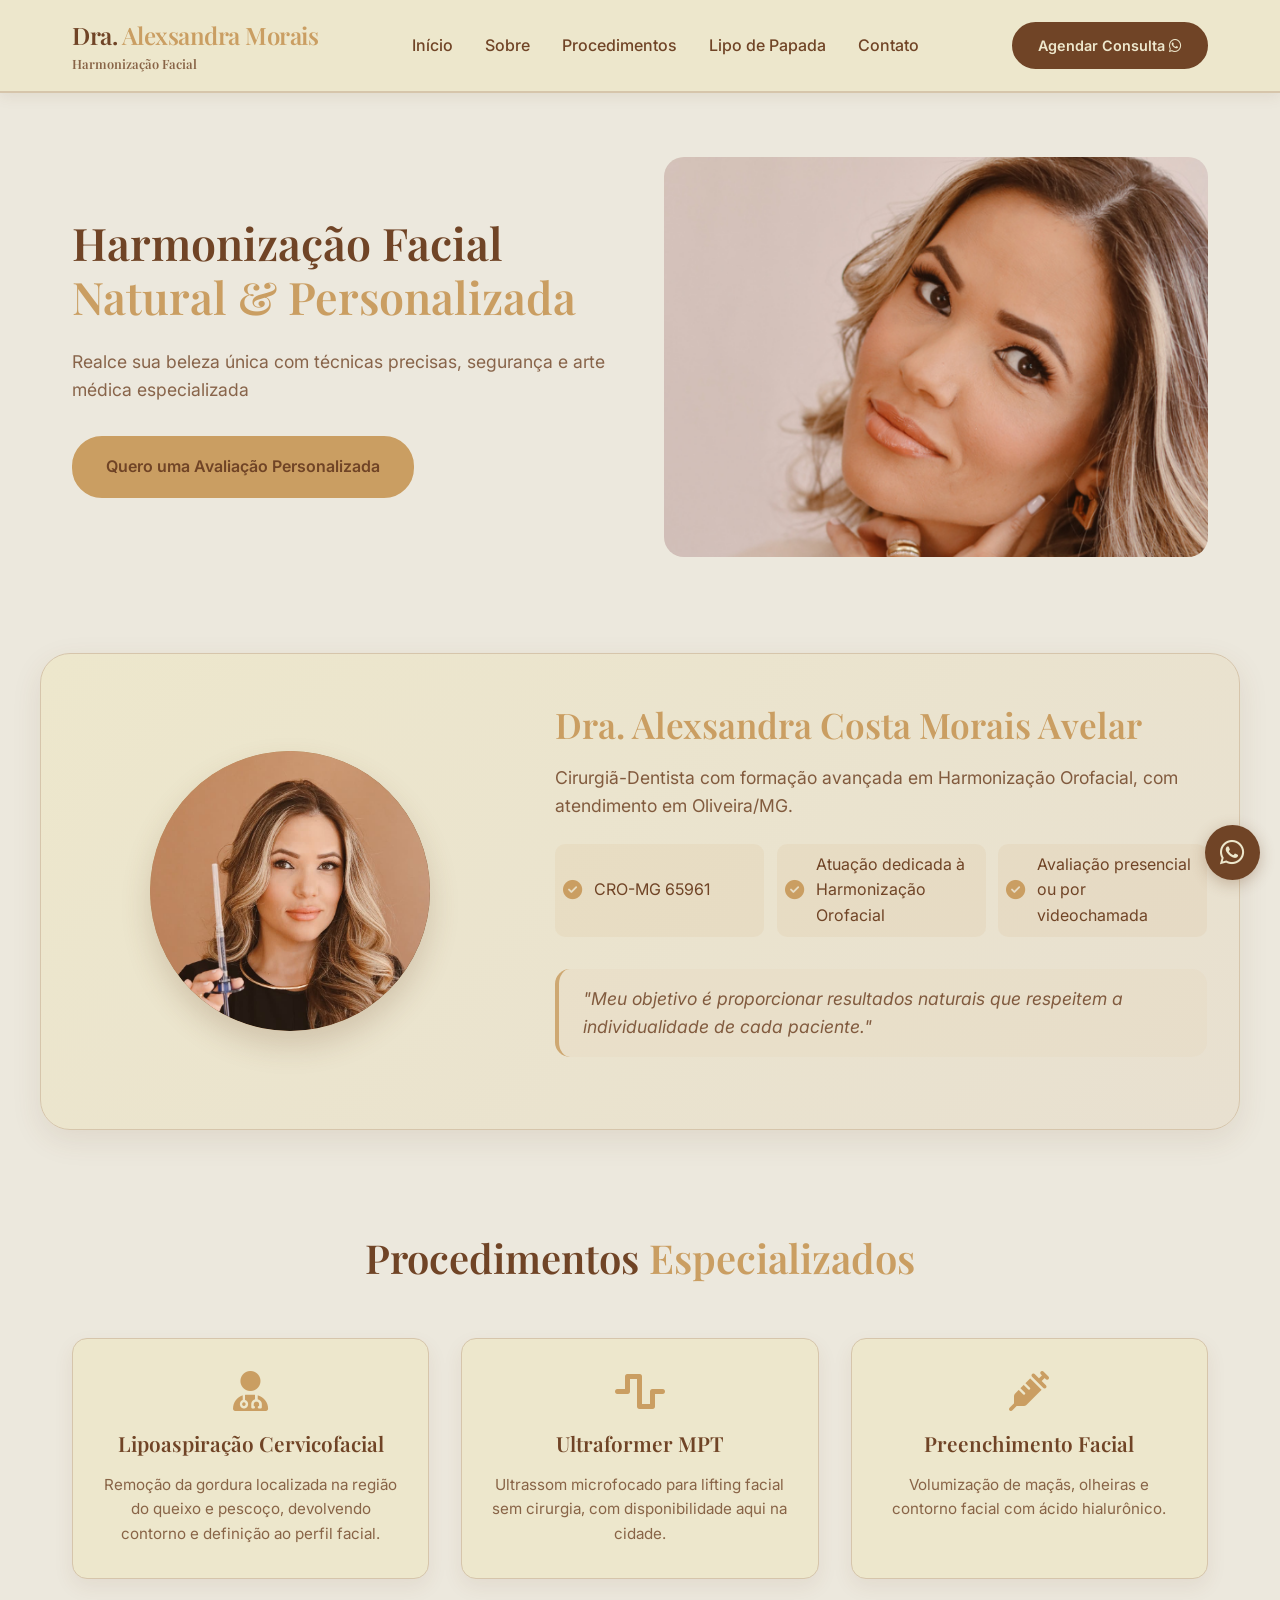
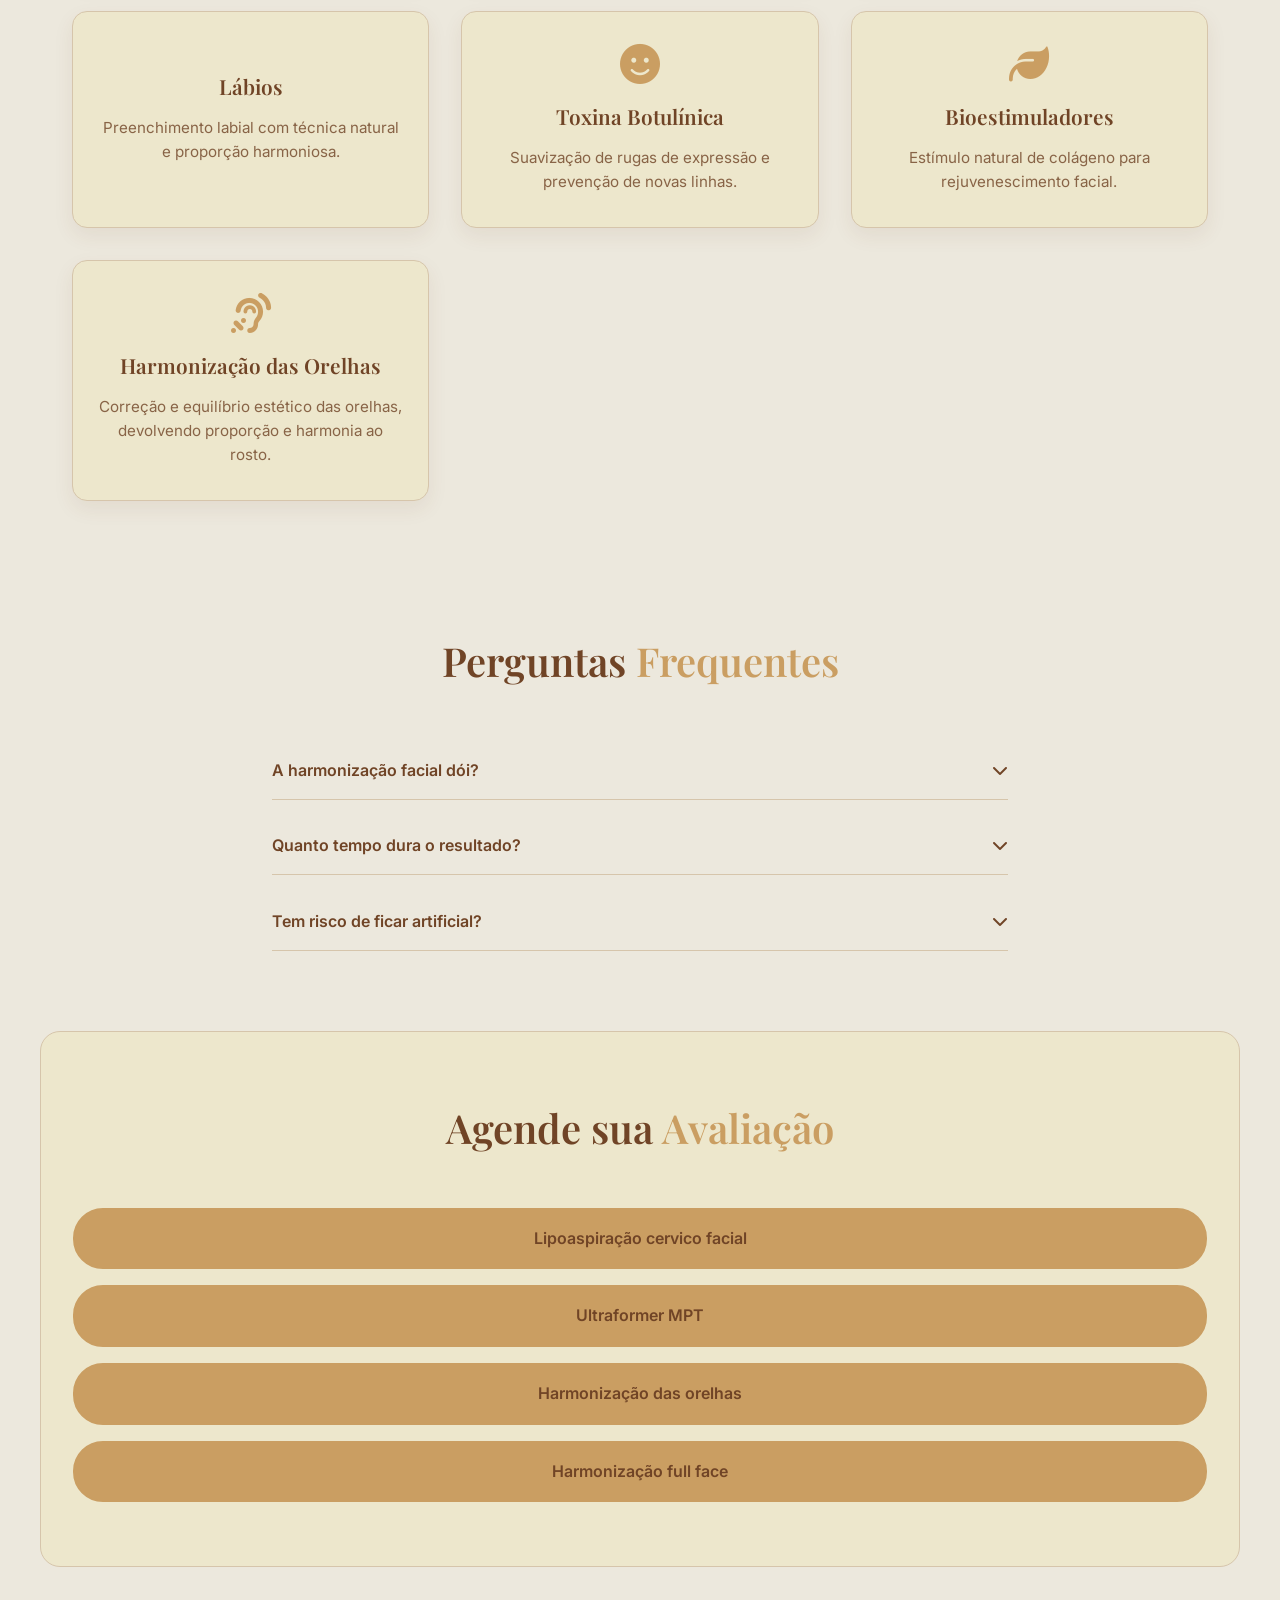
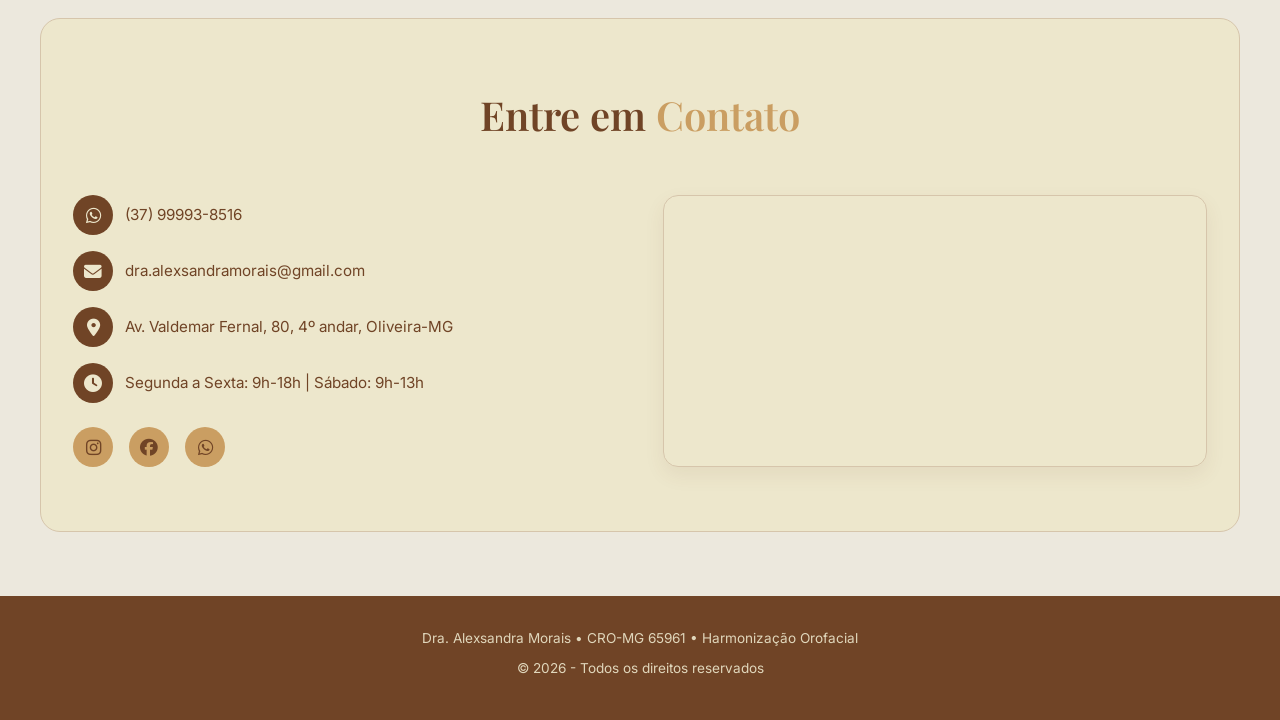
<file: index.html>
<!DOCTYPE html>
<html lang="pt-BR">

<head>
    <meta charset="UTF-8">
    <meta name="viewport" content="width=device-width, initial-scale=1.0">
    <title>Dra. Alexsandra Morais - Harmonização Facial</title>
    <meta name="description"
        content="Harmonização facial natural e personalizada com a Dra. Alexsandra Morais, Cirurgiã-Dentista atuante em Harmonização Orofacial (CRO-MG 65961). Agende sua avaliação.">

    <link rel="canonical" href="https://www.draalexsandramorais.com.br/">

    <!-- Favicon -->
    <link rel="icon" type="image/svg+xml" href="favicon.svg">

    <!-- Open Graph (prévia ao compartilhar no WhatsApp/Instagram) -->
    <meta property="og:type" content="website">
    <meta property="og:title" content="Dra. Alexsandra Morais - Harmonização Facial">
    <meta property="og:description"
        content="Harmonização facial natural e personalizada. Cirurgiã-Dentista atuante em Harmonização Orofacial (CRO-MG 65961). Agende sua avaliação.">
    <meta property="og:image"
        content="https://www.draalexsandramorais.com.br/imagens/dra-alexsandra-principal.jpg">
    <meta property="og:url" content="https://www.draalexsandramorais.com.br/">
    <meta property="og:locale" content="pt_BR">

    <link rel="stylesheet" href="style.css">
    <link rel="stylesheet" href="https://cdnjs.cloudflare.com/ajax/libs/font-awesome/6.4.0/css/all.min.css">
    <link
        href="https://fonts.googleapis.com/css2?family=Poppins:wght@300;400;500;600;700&family=Playfair+Display:wght@400;500;600&display=swap"
        rel="stylesheet">

    <!-- Google tag (gtag.js) - GA4 -->
    <script async src="https://www.googletagmanager.com/gtag/js?id=G-QD70VLMWGX"></script>
    <script>
        window.dataLayer = window.dataLayer || [];
        function gtag() { dataLayer.push(arguments); }
        gtag('js', new Date());
        gtag('config', 'G-QD70VLMWGX');
    </script>
    <!-- End Google tag -->

    <!-- Meta Pixel Code -->
    <script>
        !function (f, b, e, v, n, t, s) {
            if (f.fbq) return; n = f.fbq = function () {
                n.callMethod ?
                    n.callMethod.apply(n, arguments) : n.queue.push(arguments)
            };
            if (!f._fbq) f._fbq = n; n.push = n; n.loaded = !0; n.version = '2.0';
            n.queue = []; t = b.createElement(e); t.async = !0;
            t.src = v; s = b.getElementsByTagName(e)[0];
            s.parentNode.insertBefore(t, s)
        }(window, document, 'script',
            'https://connect.facebook.net/en_US/fbevents.js');
        fbq('init', '1679340406732759');
        fbq('track', 'PageView');
    </script>
    <noscript><img height="1" width="1" style="display:none"
            src="https://www.facebook.com/tr?id=1679340406732759&ev=PageView&noscript=1" /></noscript>
    <!-- End Meta Pixel Code -->
    <!-- Dados estruturados schema.org -->
    <script type="application/ld+json">
    {
      "@context": "https://schema.org",
      "@type": "Dentist",
      "@id": "https://www.draalexsandramorais.com.br/#clinica",
      "name": "Morais Est\u00e9tica Avan\u00e7ada - Dra. Alexsandra Morais",
      "description": "Consult\u00f3rio de Harmoniza\u00e7\u00e3o Orofacial em Oliveira/MG, sob responsabilidade da Dra. Alexsandra Costa Morais Avelar, Cirurgi\u00e3-Dentista com forma\u00e7\u00e3o avan\u00e7ada em Harmoniza\u00e7\u00e3o Orofacial (CRO-MG 65961).",
      "url": "https://www.draalexsandramorais.com.br/",
      "image": "https://www.draalexsandramorais.com.br/imagens/dra-alexsandra-principal.jpg",
      "telephone": "+55-37-99993-8516",
      "email": "dra.alexsandramorais@gmail.com",
      "priceRange": "$$",
      "address": {
        "@type": "PostalAddress",
        "streetAddress": "Av. Waldemar Fernal, 80, Sala 401, 4\u00ba andar",
        "addressLocality": "Oliveira",
        "addressRegion": "MG",
        "postalCode": "35540-000",
        "addressCountry": "BR"
      },
      "openingHoursSpecification": [
        {
          "@type": "OpeningHoursSpecification",
          "dayOfWeek": ["Monday", "Tuesday", "Wednesday", "Thursday", "Friday"],
          "opens": "09:00",
          "closes": "18:00"
        },
        {
          "@type": "OpeningHoursSpecification",
          "dayOfWeek": "Saturday",
          "opens": "09:00",
          "closes": "13:00"
        }
      ],
      "areaServed": {
        "@type": "City",
        "name": "Oliveira",
        "addressRegion": "MG"
      },
      "sameAs": [
        "https://www.instagram.com/dra.alexsandramorais/",
        "https://www.facebook.com/dra.alexsandramorais"
      ]
    }
    </script>
</head>

<body>
    <!-- WhatsApp Float -->
    <a href="https://wa.me/553799938516?text=[Site] Olá! Gostaria de agendar uma avaliação" class="whatsapp-float"
        target="_blank" rel="noopener" aria-label="Falar no WhatsApp">
        <i class="fab fa-whatsapp"></i>
    </a>

    <!-- Header -->
    <header>
        <nav class="navbar">
            <div class="logo">
                <h1>Dra. <span>Alexsandra Morais</span></h1>
                <p>Harmonização Facial</p>
            </div>
            <ul class="nav-menu">
                <li><a href="#home">Início</a></li>
                <li><a href="#sobre">Sobre</a></li>
                <li><a href="#procedures">Procedimentos</a></li>
                <li><a href="lipo-de-papada-oliveira.html">Lipo de Papada</a></li>
                <li><a href="#contact">Contato</a></li>
            </ul>
            <a href="https://wa.me/553799938516?text=[Site] Olá! Gostaria de agendar uma avaliação" class="cta-button" target="_blank" rel="noopener">Agendar Consulta <i style="font-size: 0.9rem;" class="fab fa-whatsapp"></i> </a>
        </nav>
    </header>

    <!-- Hero Section -->
    <section id="home" class="hero">
        <div class="hero-content">
            <h2>Harmonização Facial <span class="highlight">Natural & Personalizada</span></h2>
            <p>Realce sua beleza única com técnicas precisas, segurança e arte médica especializada</p>
            <a href="https://wa.me/553799938516?text=[Site] Olá! Gostaria de agendar uma avaliação" class="hero-button" target="_blank" rel="noopener">Quero uma Avaliação Personalizada</a>
        </div>
        <div class="professional-photo-container">
            <!-- Foto principal -->
            <img src="imagens/dra-alexsandra-principal.jpg" alt="Dra. Alexsandra Morais" class="main-photo">

        </div>
    </section>

    <!-- About -->
    <section id="sobre" class="about">
        <div class="about-image">
            <div class="image-placeholder">
                <img src="imagens/foto_secao_perfil.jpeg" alt="Dra. Alexsandra Costa Morais Avelar, CRO-MG 65961"
                    class="about-photo">
            </div>
        </div>
        <div class="about-content">
            <h2><span class="highlight">Dra. Alexsandra Costa Morais Avelar</span></h2>
            <p>Cirurgiã-Dentista com formação avançada em Harmonização Orofacial, com atendimento em Oliveira/MG.</p>
            <ul class="qualifications">
                <li><i class="fas fa-check-circle"></i> CRO-MG 65961</li>
                <li><i class="fas fa-check-circle"></i> Atuação dedicada à Harmonização Orofacial</li>
                <li><i class="fas fa-check-circle"></i> Avaliação presencial ou por videochamada</li>
            </ul>
            <p class="philosophy">"Meu objetivo é proporcionar resultados naturais que respeitem a individualidade de
                cada paciente."</p>
        </div>
    </section>

    <!-- Procedures -->
    <section id="procedures" class="procedures">
        <h2 class="section-title">Procedimentos <span class="highlight">Especializados</span></h2>
        <div class="procedures-grid">
            <div class="procedure-card">
                <i class="fas fa-user-md"></i>
                <h3>Lipoaspiração Cervicofacial</h3>
                <p>Remoção da gordura localizada na região do queixo e pescoço, devolvendo contorno e definição ao perfil facial.</p>
            </div>
            <div class="procedure-card">
                <i class="fas fa-wave-square"></i>
                <h3>Ultraformer MPT</h3>
                <p>Ultrassom microfocado para lifting facial sem cirurgia, com disponibilidade aqui na cidade.</p>
            </div>
            <div class="procedure-card">
                <i class="fas fa-syringe"></i>
                <h3>Preenchimento Facial</h3>
                <p>Volumização de maçãs, olheiras e contorno facial com ácido hialurônico.</p>
            </div>
            <div class="procedure-card">
                <i class="fa-solid fa-lips"></i>
                <h3>Lábios</h3>
                <p>Preenchimento labial com técnica natural e proporção harmoniosa.</p>
            </div>
            <div class="procedure-card">
                <i class="fas fa-smile"></i>
                <h3>Toxina Botulínica</h3>
                <p>Suavização de rugas de expressão e prevenção de novas linhas.</p>
            </div>
            <div class="procedure-card">
                <i class="fas fa-leaf"></i>
                <h3>Bioestimuladores</h3>
                <p>Estímulo natural de colágeno para rejuvenescimento facial.</p>
            </div>
            <div class="procedure-card">
                <i class="fas fa-ear-listen"></i>
                <h3>Harmonização das Orelhas</h3>
                <p>Correção e equilíbrio estético das orelhas, devolvendo proporção e harmonia ao rosto.</p>
            </div>
        </div>
    </section>

    <!-- Gallery/Results 
    <section id="gallery" class="gallery">
        <h2 class="section-title">Antes & <span class="highlight">Depois</span></h2>
        <div class="gallery-container">
            <div class="gallery-item">
                <div class="before-after">
                    <div class="before">Antes</div>
                    <div class="after">Depois</div>
                </div>
                <p>Preenchimento labial - 15 dias</p>
            </div>
            <div class="gallery-item">
                <div class="before-after">
                    <div class="before">Antes</div>
                    <div class="after">Depois</div>
                </div>
                <p>Preenchimento facial - 30 dias</p>
            </div>
           
        </div>
        <p class="disclaimer">*Resultados podem variar de acordo com cada organismo.</p>
    </section> -->
    

    <!-- FAQ -->
    <section class="faq">
        <h2 class="section-title">Perguntas <span class="highlight">Frequentes</span></h2>
        <div class="faq-container">
            <div class="faq-item">
                <button class="faq-question">A harmonização facial dói? <i class="fas fa-chevron-down"></i></button>
                <div class="faq-answer">
                    <p>Utilizamos anestésicos tópicos e técnicas de conforto para minimizar qualquer desconforto. A
                        maioria dos pacientes refere apenas sensação de leve pressão.</p>
                </div>
            </div>
            <div class="faq-item">
                <button class="faq-question">Quanto tempo dura o resultado? <i class="fas fa-chevron-down"></i></button>
                <div class="faq-answer">
                    <p>Depende do procedimento: preenchimentos duram de 12 a 18 meses, toxina botulínica de 4 a 6 meses.
                        Fatores individuais como metabolismo podem influenciar.</p>
                </div>
            </div>
            <div class="faq-item">
                <button class="faq-question">Tem risco de ficar artificial? <i class="fas fa-chevron-down"></i></button>
                <div class="faq-answer">
                    <p>Nosso princípio é a naturalidade. Trabalhamos com técnicas conservadoras que respeitam a anatomia
                        facial de cada paciente.</p>
                </div>
            </div>         
        </div>
    </section>

    <section id="contact" class="contact">
        <h2 class="section-title">Agende sua <span class="highlight">Avaliação</span></h2>
        <div class="contact-container">
            <form class="contact-form">
                <a  href="https://wa.me/553799938516?text=[Site] Olá! Gostaria de agendar uma avaliação sobre lipoaspiração cervico facial"
                    class="hero-button">Lipoaspiração cervico facial</a>
                <a href="https://wa.me/553799938516?text=[Site] Olá! Gostaria de agendar uma avaliação sobre ultraformer mpt"
                    class="hero-button">Ultraformer MPT</a>
                <a href="https://wa.me/553799938516?text=[Site] Olá! Gostaria de agendar uma avaliação sobre harmonização das orelhas"
                    class="hero-button">Harmonização das orelhas</a>
                <a href="https://wa.me/553799938516?text=[Site] Olá! Gostaria de agendar uma avaliação sobre harmonização full face"
                    class="hero-button">Harmonização full face</a>
            </form>
        </div>
    </section>

    </br>
    </br>

    <!-- Contact -->
    <section id="contactEndereco" class="contact">
        <h2 class="section-title">Entre em <span class="highlight">Contato</span></h2>
        <div class="contact-container">
            <div class="contact-info">
                <p><i class="fab fa-whatsapp"></i> <a
                        href="https://wa.me/553799938516?text=[Site] Olá! Gostaria de agendar uma avaliação"
                        target="_blank" rel="noopener">(37) 99993-8516</a></p>
                <p><i class="fas fa-envelope"></i> dra.alexsandramorais@gmail.com</p>
                <p><i class="fas fa-map-marker-alt"></i> Av. Valdemar Fernal, 80, 4º andar, Oliveira-MG</p>
                <p><i class="fas fa-clock"></i> Segunda a Sexta: 9h-18h | Sábado: 9h-13h</p>
                <div class="social-icons">
                    <a href="https://www.instagram.com/dra.alexsandramorais/" target="_blank" rel="noopener"
                        aria-label="Instagram"><i class="fab fa-instagram"></i></a>
                    <a href="https://www.facebook.com/dra.alexsandramorais" target="_blank" rel="noopener"
                        aria-label="Facebook"><i class="fab fa-facebook"></i></a>
                    <a href="https://wa.me/553799938516?text=[Site] Olá! Gostaria de agendar uma avaliação"
                        target="_blank" rel="noopener" aria-label="WhatsApp"><i class="fab fa-whatsapp"></i></a>
                </div>
            </div>
            <div class="contact-map">
                <iframe
                    src="https://www.google.com/maps?q=Av.%20Valdemar%20Fernal,%2080,%20Oliveira%20-%20MG&output=embed"
                    title="Localização do consultório - Av. Valdemar Fernal, 80, Oliveira-MG" loading="lazy"
                    allowfullscreen referrerpolicy="no-referrer-when-downgrade"></iframe>
            </div>
        </div>
    </section>

    <!-- Footer -->
    <footer>
        <p>Dra. Alexsandra Morais • CRO-MG 65961 • Harmonização Orofacial</p>
        <p>© 2026 - Todos os direitos reservados</p>
    </footer>

    <script src="script.js"></script>
</body>

</html>
</file>
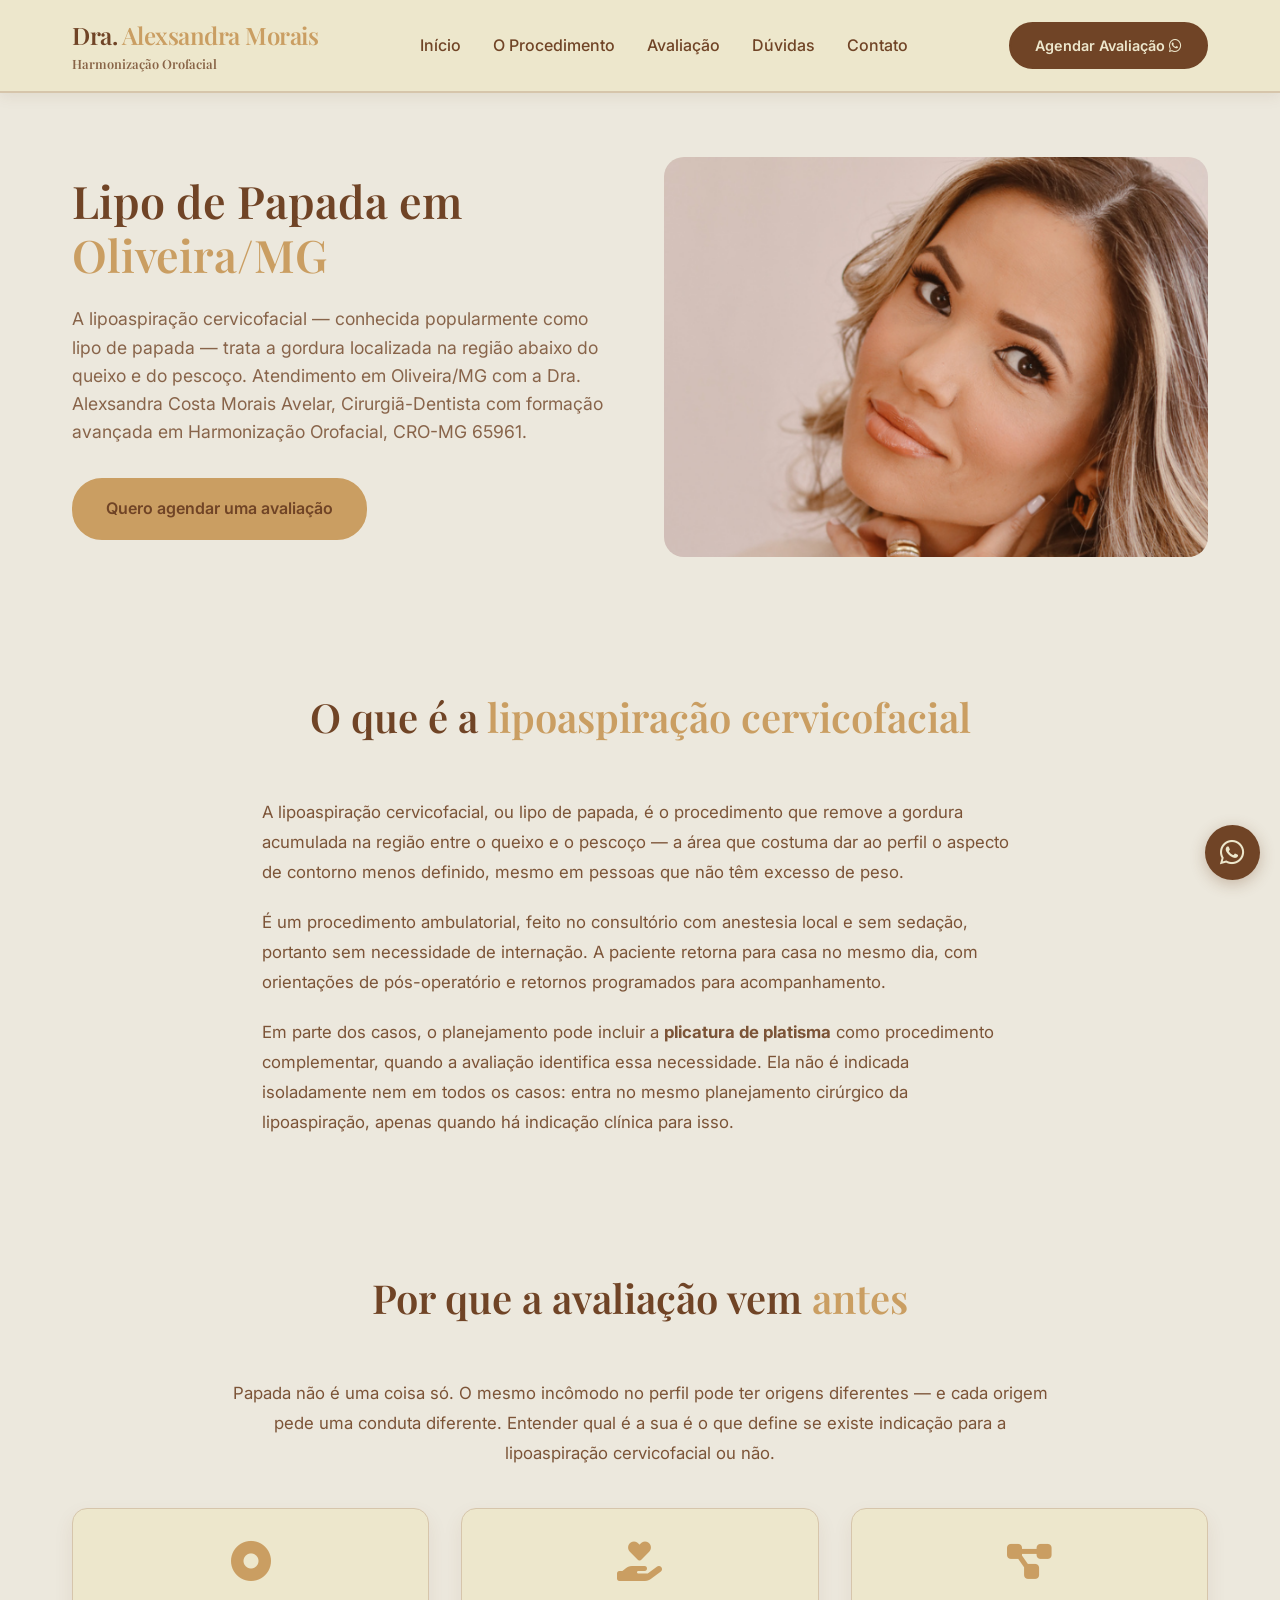
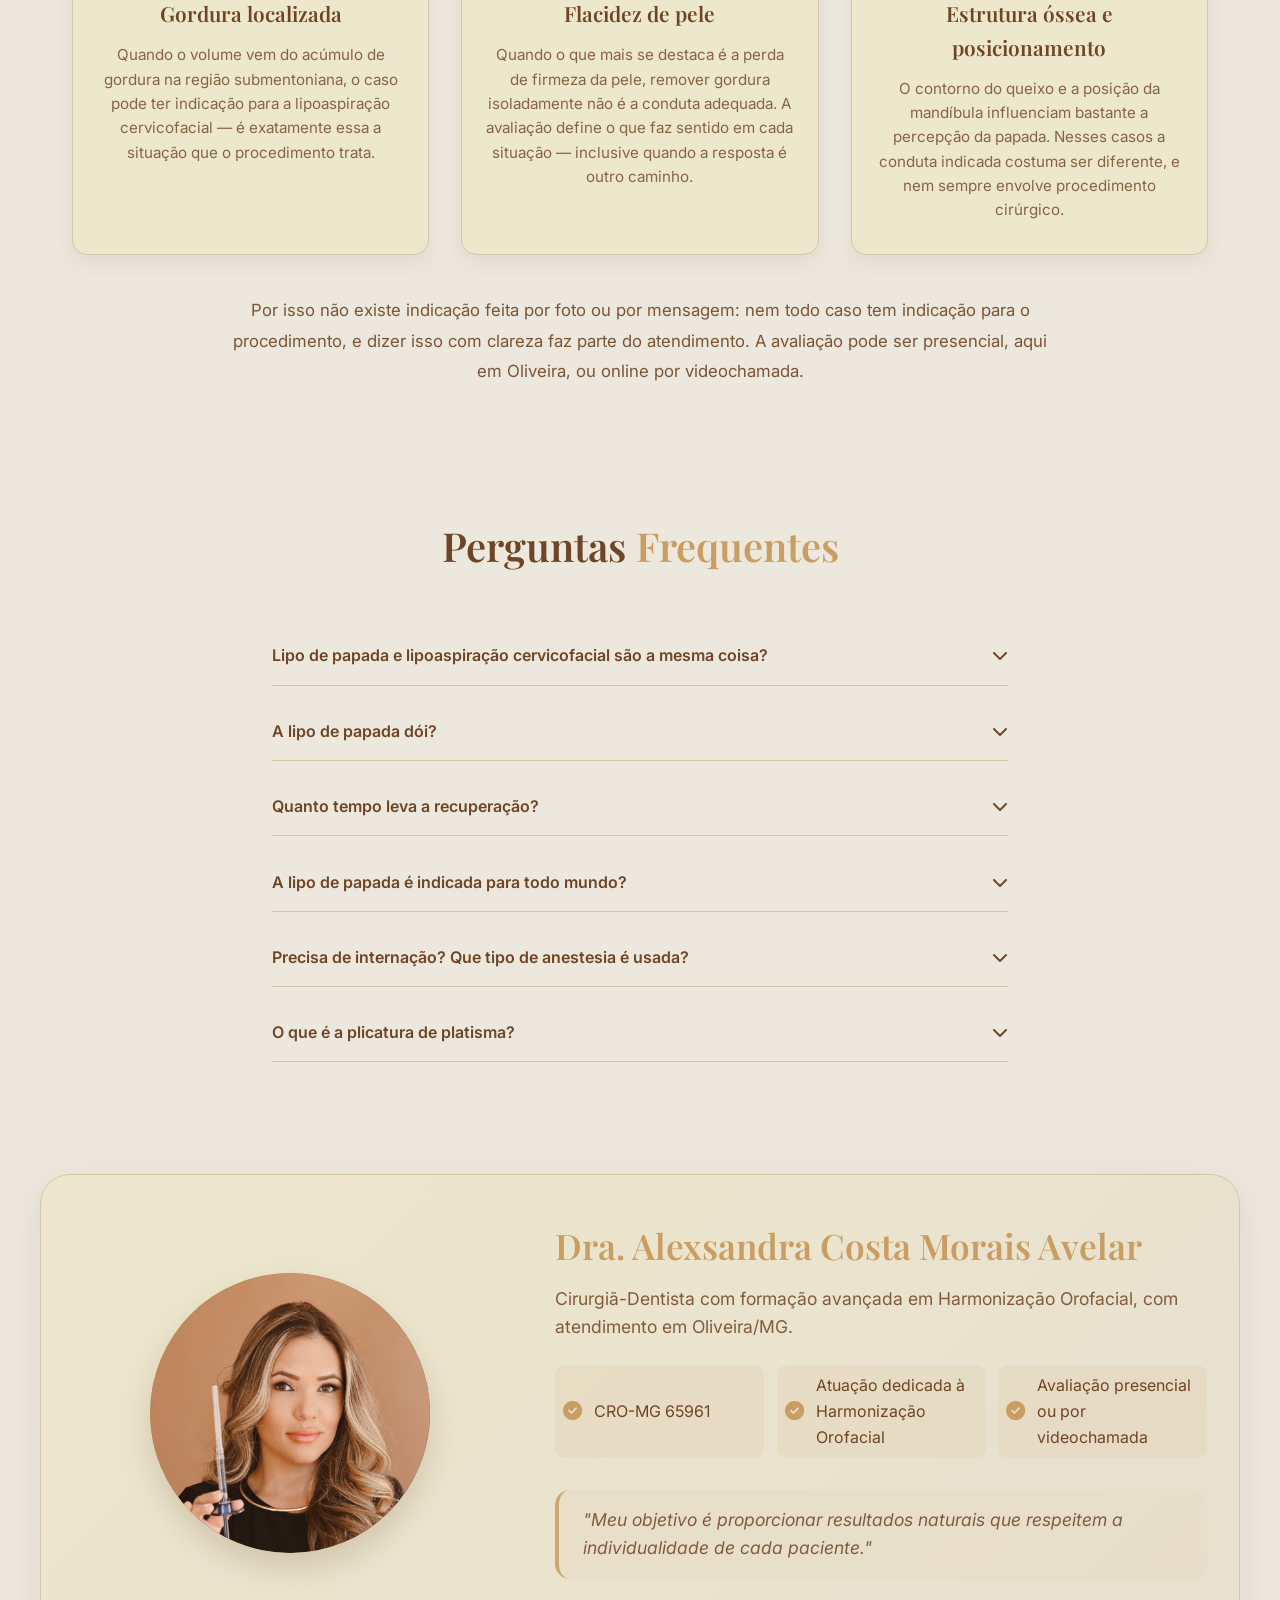
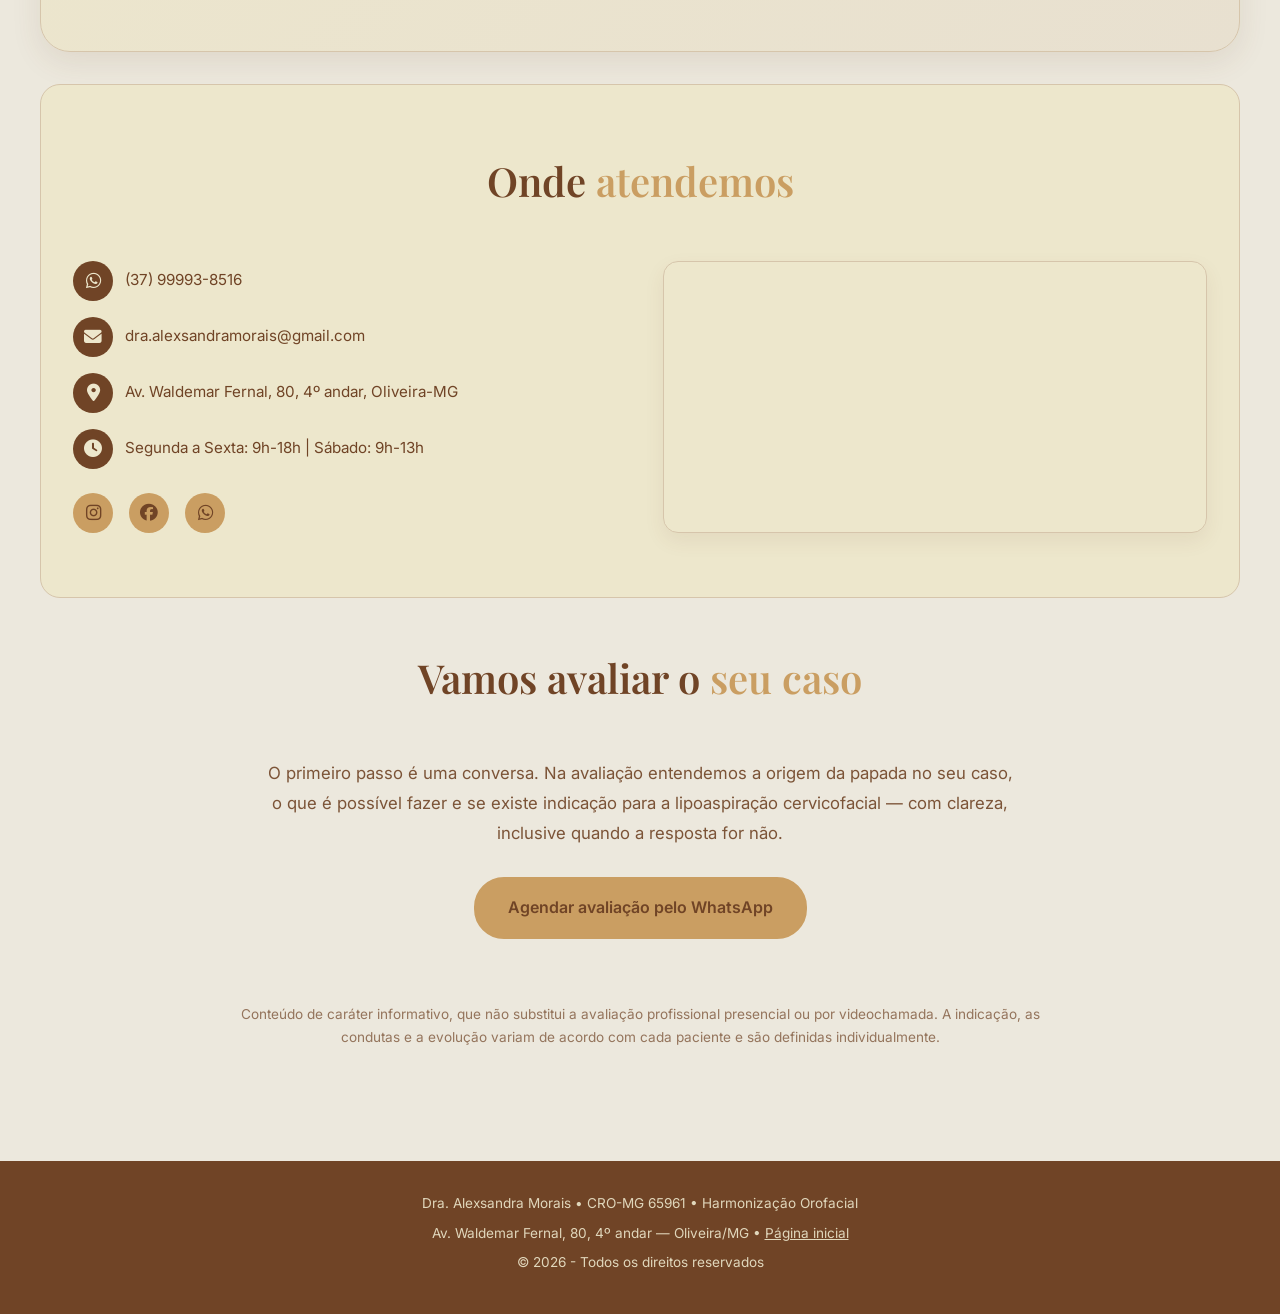
<file: lipo-de-papada-oliveira.html>
<!DOCTYPE html>
<html lang="pt-BR">

<head>
    <meta charset="UTF-8">
    <meta name="viewport" content="width=device-width, initial-scale=1.0">
    <title>Lipo de Papada em Oliveira/MG | Dra. Alexsandra Morais</title>
    <meta name="description"
        content="Lipo de papada (lipoaspiração cervicofacial) em Oliveira/MG com a Dra. Alexsandra Morais, CRO-MG 65961. Agende uma avaliação e entenda se o seu caso tem indicação.">
    <link rel="canonical" href="https://www.draalexsandramorais.com.br/lipo-de-papada-oliveira.html">

    <!-- Favicon -->
    <link rel="icon" type="image/svg+xml" href="favicon.svg">

    <!-- Open Graph (prévia ao compartilhar no WhatsApp/Instagram) -->
    <meta property="og:type" content="website">
    <meta property="og:title" content="Lipo de Papada em Oliveira/MG | Dra. Alexsandra Morais">
    <meta property="og:description"
        content="Lipo de papada (lipoaspiração cervicofacial) em Oliveira/MG. Cirurgiã-Dentista atuante em Harmonização Orofacial (CRO-MG 65961). Agende sua avaliação.">
    <meta property="og:image"
        content="https://www.draalexsandramorais.com.br/imagens/dra-alexsandra-principal.jpg">
    <meta property="og:url" content="https://www.draalexsandramorais.com.br/lipo-de-papada-oliveira.html">
    <meta property="og:locale" content="pt_BR">

    <link rel="stylesheet" href="style.css">
    <link rel="stylesheet" href="https://cdnjs.cloudflare.com/ajax/libs/font-awesome/6.4.0/css/all.min.css">
    <link
        href="https://fonts.googleapis.com/css2?family=Poppins:wght@300;400;500;600;700&family=Playfair+Display:wght@400;500;600&display=swap"
        rel="stylesheet">

    <!-- Google tag (gtag.js) - GA4 -->
    <script async src="https://www.googletagmanager.com/gtag/js?id=G-QD70VLMWGX"></script>
    <script>
        window.dataLayer = window.dataLayer || [];
        function gtag() { dataLayer.push(arguments); }
        gtag('js', new Date());
        gtag('config', 'G-QD70VLMWGX');
    </script>
    <!-- End Google tag -->

    <!-- Meta Pixel Code -->
    <script>
        !function (f, b, e, v, n, t, s) {
            if (f.fbq) return; n = f.fbq = function () {
                n.callMethod ?
                    n.callMethod.apply(n, arguments) : n.queue.push(arguments)
            };
            if (!f._fbq) f._fbq = n; n.push = n; n.loaded = !0; n.version = '2.0';
            n.queue = []; t = b.createElement(e); t.async = !0;
            t.src = v; s = b.getElementsByTagName(e)[0];
            s.parentNode.insertBefore(t, s)
        }(window, document, 'script',
            'https://connect.facebook.net/en_US/fbevents.js');
        fbq('init', '1679340406732759');
        fbq('track', 'PageView');
        fbq('track', 'ViewContent', { content_name: 'LP Lipo de Papada' });
    </script>
    <noscript><img height="1" width="1" style="display:none"
            src="https://www.facebook.com/tr?id=1679340406732759&ev=PageView&noscript=1" /></noscript>
    <!-- End Meta Pixel Code -->

    <!-- Dados estruturados schema.org -->
    <script type="application/ld+json">
    {
      "@context": "https://schema.org",
      "@graph": [
        {
          "@type": "Dentist",
          "@id": "https://www.draalexsandramorais.com.br/#clinica",
          "name": "Morais Estética Avançada - Dra. Alexsandra Morais",
          "description": "Consultório de Harmonização Orofacial em Oliveira/MG, sob responsabilidade da Dra. Alexsandra Costa Morais Avelar, Cirurgiã-Dentista com formação avançada em Harmonização Orofacial (CRO-MG 65961).",
          "url": "https://www.draalexsandramorais.com.br/",
          "image": "https://www.draalexsandramorais.com.br/imagens/dra-alexsandra-principal.jpg",
          "telephone": "+55-37-99993-8516",
          "email": "dra.alexsandramorais@gmail.com",
          "priceRange": "$$",
          "address": {
            "@type": "PostalAddress",
            "streetAddress": "Av. Waldemar Fernal, 80, Sala 401, 4º andar",
            "addressLocality": "Oliveira",
            "addressRegion": "MG",
            "postalCode": "35540-000",
            "addressCountry": "BR"
          },
          "openingHoursSpecification": [
            {
              "@type": "OpeningHoursSpecification",
              "dayOfWeek": ["Monday", "Tuesday", "Wednesday", "Thursday", "Friday"],
              "opens": "09:00",
              "closes": "18:00"
            },
            {
              "@type": "OpeningHoursSpecification",
              "dayOfWeek": "Saturday",
              "opens": "09:00",
              "closes": "13:00"
            }
          ],
          "areaServed": {
            "@type": "City",
            "name": "Oliveira",
            "addressRegion": "MG"
          },
          "sameAs": [
            "https://www.instagram.com/dra.alexsandramorais/",
            "https://www.facebook.com/dra.alexsandramorais"
          ]
        },
        {
          "@type": "MedicalProcedure",
          "@id": "https://www.draalexsandramorais.com.br/lipo-de-papada-oliveira.html#procedimento",
          "name": "Lipoaspiração cervicofacial (lipo de papada)",
          "alternateName": ["Lipo de papada", "Lipoplastia submentoniana"],
          "url": "https://www.draalexsandramorais.com.br/lipo-de-papada-oliveira.html",
          "procedureType": "https://health-lifesci.schema.org/SurgicalProcedure",
          "bodyLocation": "Região submentoniana e cervical (queixo e pescoço)",
          "howPerformed": "Procedimento ambulatorial realizado com anestesia local, sem sedação, sem necessidade de internação.",
          "preparation": "Avaliação prévia, presencial em Oliveira/MG ou por videochamada, para verificar a indicação de cada caso.",
          "provider": {
            "@id": "https://www.draalexsandramorais.com.br/#clinica"
          }
        },
        {
          "@type": "FAQPage",
          "@id": "https://www.draalexsandramorais.com.br/lipo-de-papada-oliveira.html#faq",
          "mainEntity": [
            {
              "@type": "Question",
              "name": "Lipo de papada e lipoaspiração cervicofacial são a mesma coisa?",
              "acceptedAnswer": {
                "@type": "Answer",
                "text": "Sim. \"Lipo de papada\" é o nome popular do procedimento, e \"lipoaspiração cervicofacial\" (também chamada de lipoplastia submentoniana) é a forma técnica de se referir a ele. Os dois termos descrevem a remoção da gordura localizada na região abaixo do queixo e do pescoço."
              }
            },
            {
              "@type": "Question",
              "name": "A lipo de papada dói?",
              "acceptedAnswer": {
                "@type": "Answer",
                "text": "O procedimento é realizado com anestesia local, que deixa a região dormente durante toda a sessão. É comum haver sensação de pressão e, no pós-operatório, inchaço e sensibilidade na região, acompanhados com as orientações e a prescrição definidas na consulta. A percepção de desconforto varia de pessoa para pessoa e é conversada individualmente na avaliação."
              }
            },
            {
              "@type": "Question",
              "name": "Quanto tempo leva a recuperação?",
              "acceptedAnswer": {
                "@type": "Answer",
                "text": "Varia de paciente para paciente. Em geral os primeiros dias envolvem inchaço e uso de malha compressiva, com retorno gradual às atividades do dia a dia conforme orientação. A acomodação dos tecidos acontece de forma progressiva ao longo das semanas seguintes. Não existe prazo único que sirva para todos os casos: o tempo estimado é explicado individualmente na avaliação e nos retornos."
              }
            },
            {
              "@type": "Question",
              "name": "A lipo de papada é indicada para todo mundo?",
              "acceptedAnswer": {
                "@type": "Answer",
                "text": "Não. A papada pode ter causas diferentes, e nem toda causa é tratada com lipoaspiração cervicofacial. Também existem condições de saúde e histórico clínico que podem contraindicar o procedimento. Por isso a avaliação vem sempre antes de qualquer indicação, e há casos em que a conduta indicada é outra."
              }
            },
            {
              "@type": "Question",
              "name": "Precisa de internação? Que tipo de anestesia é usada?",
              "acceptedAnswer": {
                "@type": "Answer",
                "text": "Não há necessidade de internação. O procedimento é realizado em ambiente ambulatorial com anestesia local, sem sedação: a paciente permanece acordada durante todo o procedimento e retorna para casa no mesmo dia, acompanhada, seguindo as orientações pós-operatórias."
              }
            },
            {
              "@type": "Question",
              "name": "O que é a plicatura de platisma?",
              "acceptedAnswer": {
                "@type": "Answer",
                "text": "É um procedimento complementar que pode ser indicado em conjunto com a lipoaspiração cervicofacial em parte dos casos, dentro do mesmo planejamento. Não é indicado isoladamente nem em todos os casos: se faz ou não sentido para você é uma definição individual, feita durante a avaliação."
              }
            }
          ]
        },
        {
          "@type": "BreadcrumbList",
          "itemListElement": [
            {
              "@type": "ListItem",
              "position": 1,
              "name": "Início",
              "item": "https://www.draalexsandramorais.com.br/"
            },
            {
              "@type": "ListItem",
              "position": 2,
              "name": "Lipo de Papada em Oliveira/MG",
              "item": "https://www.draalexsandramorais.com.br/lipo-de-papada-oliveira.html"
            }
          ]
        }
      ]
    }
    </script>
</head>

<body>
    <!-- WhatsApp Float -->
    <a href="https://wa.me/553799938516?text=[LP-Lipo] Olá! Gostaria de agendar uma avaliação sobre lipo de papada"
        class="whatsapp-float" target="_blank" rel="noopener" aria-label="Falar no WhatsApp">
        <i class="fab fa-whatsapp"></i>
    </a>

    <!-- Header -->
    <header>
        <nav class="navbar">
            <div class="logo">
                <div class="logo-name">Dra. <span>Alexsandra Morais</span></div>
                <p>Harmonização Orofacial</p>
            </div>
            <ul class="nav-menu">
                <li><a href="index.html">Início</a></li>
                <li><a href="#o-procedimento">O Procedimento</a></li>
                <li><a href="#avaliacao">Avaliação</a></li>
                <li><a href="#duvidas">Dúvidas</a></li>
                <li><a href="#contato">Contato</a></li>
            </ul>
            <a href="https://wa.me/553799938516?text=[LP-Lipo] Olá! Gostaria de agendar uma avaliação sobre lipo de papada"
                class="cta-button" target="_blank" rel="noopener">Agendar Avaliação <i style="font-size: 0.9rem;"
                    class="fab fa-whatsapp"></i></a>
        </nav>
    </header>

    <!-- Hero -->
    <section id="home" class="hero">
        <div class="hero-content">
            <h1>Lipo de Papada em <span class="highlight">Oliveira/MG</span></h1>
            <p>A lipoaspiração cervicofacial — conhecida popularmente como lipo de papada — trata a gordura localizada
                na região abaixo do queixo e do pescoço. Atendimento em Oliveira/MG com a Dra. Alexsandra Costa Morais
                Avelar, Cirurgiã-Dentista com formação avançada em Harmonização Orofacial, CRO-MG 65961.</p>
            <a href="https://wa.me/553799938516?text=[LP-Lipo] Olá! Gostaria de agendar uma avaliação sobre lipo de papada"
                class="hero-button" target="_blank" rel="noopener">Quero agendar uma avaliação</a>
        </div>
        <div class="professional-photo-container">
            <img src="imagens/dra-alexsandra-principal.jpg"
                alt="Dra. Alexsandra Morais, Cirurgiã-Dentista em Oliveira/MG" class="main-photo">
        </div>
    </section>

    <!-- O que é o procedimento -->
    <section id="o-procedimento" class="lp-text">
        <h2 class="section-title">O que é a <span class="highlight">lipoaspiração cervicofacial</span></h2>
        <p>A lipoaspiração cervicofacial, ou lipo de papada, é o procedimento que remove a gordura acumulada na região
            entre o queixo e o pescoço — a área que costuma dar ao perfil o aspecto de contorno menos definido, mesmo em
            pessoas que não têm excesso de peso.</p>
        <p>É um procedimento ambulatorial, feito no consultório com anestesia local e sem sedação, portanto sem
            necessidade de internação. A paciente retorna para casa no mesmo dia, com orientações de pós-operatório e
            retornos programados para acompanhamento.</p>
        <p>Em parte dos casos, o planejamento pode incluir a <strong>plicatura de platisma</strong> como procedimento
            complementar, quando a avaliação identifica essa necessidade. Ela não é indicada isoladamente nem em todos
            os casos: entra no mesmo planejamento cirúrgico da lipoaspiração, apenas quando há indicação clínica para
            isso.</p>
    </section>

    <!-- Por que a avaliação vem antes -->
    <section id="avaliacao" class="procedures">
        <h2 class="section-title">Por que a avaliação vem <span class="highlight">antes</span></h2>
        <p class="lp-intro">Papada não é uma coisa só. O mesmo incômodo no perfil pode ter origens diferentes — e cada
            origem pede uma conduta diferente. Entender qual é a sua é o que define se existe indicação para a
            lipoaspiração cervicofacial ou não.</p>
        <div class="procedures-grid">
            <div class="procedure-card">
                <i class="fas fa-circle-dot"></i>
                <h3>Gordura localizada</h3>
                <p>Quando o volume vem do acúmulo de gordura na região submentoniana, o caso pode ter indicação para a
                    lipoaspiração cervicofacial — é exatamente essa a situação que o procedimento trata.</p>
            </div>
            <div class="procedure-card">
                <i class="fas fa-hand-holding-heart"></i>
                <h3>Flacidez de pele</h3>
                <p>Quando o que mais se destaca é a perda de firmeza da pele, remover gordura isoladamente não é a
                    conduta adequada. A avaliação define o que faz sentido em cada situação — inclusive quando a resposta
                    é outro caminho.</p>
            </div>
            <div class="procedure-card">
                <i class="fas fa-diagram-project"></i>
                <h3>Estrutura óssea e posicionamento</h3>
                <p>O contorno do queixo e a posição da mandíbula influenciam bastante a percepção da papada. Nesses
                    casos a conduta indicada costuma ser diferente, e nem sempre envolve procedimento cirúrgico.</p>
            </div>
        </div>
        <p class="lp-intro" style="margin-top: 2.5rem; margin-bottom: 0;">Por isso não existe indicação feita por foto
            ou por mensagem: nem todo caso tem indicação para o procedimento, e dizer isso com clareza faz parte do
            atendimento. A avaliação pode ser presencial, aqui em Oliveira, ou online por videochamada.</p>
    </section>

    <!-- FAQ -->
    <section id="duvidas" class="faq">
        <h2 class="section-title">Perguntas <span class="highlight">Frequentes</span></h2>
        <div class="faq-container">
            <div class="faq-item">
                <button class="faq-question">Lipo de papada e lipoaspiração cervicofacial são a mesma coisa? <i
                        class="fas fa-chevron-down"></i></button>
                <div class="faq-answer">
                    <p>Sim. "Lipo de papada" é o nome popular do procedimento, e "lipoaspiração cervicofacial" (também
                        chamada de lipoplastia submentoniana) é a forma técnica de se referir a ele. Os dois termos
                        descrevem a remoção da gordura localizada na região abaixo do queixo e do pescoço.</p>
                </div>
            </div>
            <div class="faq-item">
                <button class="faq-question">A lipo de papada dói? <i class="fas fa-chevron-down"></i></button>
                <div class="faq-answer">
                    <p>O procedimento é realizado com anestesia local, que deixa a região dormente durante toda a
                        sessão. É comum haver sensação de pressão e, no pós-operatório, inchaço e sensibilidade na
                        região, acompanhados com as orientações e a prescrição definidas na consulta. A percepção de
                        desconforto varia de pessoa para pessoa e é conversada individualmente na avaliação.</p>
                </div>
            </div>
            <div class="faq-item">
                <button class="faq-question">Quanto tempo leva a recuperação? <i
                        class="fas fa-chevron-down"></i></button>
                <div class="faq-answer">
                    <p>Varia de paciente para paciente. Em geral os primeiros dias envolvem inchaço e uso de malha
                        compressiva, com retorno gradual às atividades do dia a dia conforme orientação. A acomodação
                        dos tecidos acontece de forma progressiva ao longo das semanas seguintes. Não existe prazo único
                        que sirva para todos os casos: o tempo estimado é explicado individualmente na avaliação e nos
                        retornos.</p>
                </div>
            </div>
            <div class="faq-item">
                <button class="faq-question">A lipo de papada é indicada para todo mundo? <i
                        class="fas fa-chevron-down"></i></button>
                <div class="faq-answer">
                    <p>Não. A papada pode ter causas diferentes, e nem toda causa é tratada com lipoaspiração
                        cervicofacial. Também existem condições de saúde e histórico clínico que podem contraindicar o
                        procedimento. Por isso a avaliação vem sempre antes de qualquer indicação, e há casos em que a
                        conduta indicada é outra.</p>
                </div>
            </div>
            <div class="faq-item">
                <button class="faq-question">Precisa de internação? Que tipo de anestesia é usada? <i
                        class="fas fa-chevron-down"></i></button>
                <div class="faq-answer">
                    <p>Não há necessidade de internação. O procedimento é realizado em ambiente ambulatorial com
                        anestesia local, sem sedação: a paciente permanece acordada durante todo o procedimento e
                        retorna para casa no mesmo dia, acompanhada, seguindo as orientações pós-operatórias.</p>
                </div>
            </div>
            <div class="faq-item">
                <button class="faq-question">O que é a plicatura de platisma? <i
                        class="fas fa-chevron-down"></i></button>
                <div class="faq-answer">
                    <p>É um procedimento complementar que pode ser indicado em conjunto com a lipoaspiração
                        cervicofacial em parte dos casos, dentro do mesmo planejamento. Não é indicado isoladamente nem
                        em todos os casos: se faz ou não sentido para você é uma definição individual, feita durante a
                        avaliação.</p>
                </div>
            </div>
        </div>
    </section>

    <!-- Sobre a profissional -->
    <section id="sobre" class="about">
        <div class="about-image">
            <div class="image-placeholder">
                <img src="imagens/foto_secao_perfil.jpeg" alt="Dra. Alexsandra Costa Morais Avelar, CRO-MG 65961"
                    class="about-photo">
            </div>
        </div>
        <div class="about-content">
            <h2><span class="highlight">Dra. Alexsandra Costa Morais Avelar</span></h2>
            <p>Cirurgiã-Dentista com formação avançada em Harmonização Orofacial, com atendimento em Oliveira/MG.</p>
            <ul class="qualifications">
                <li><i class="fas fa-check-circle"></i> CRO-MG 65961</li>
                <li><i class="fas fa-check-circle"></i> Atuação dedicada à Harmonização Orofacial</li>
                <li><i class="fas fa-check-circle"></i> Avaliação presencial ou por videochamada</li>
            </ul>
            <p class="philosophy">"Meu objetivo é proporcionar resultados naturais que respeitem a individualidade de
                cada paciente."</p>
        </div>
    </section>

    <!-- Localização e contato -->
    <section id="contato" class="contact">
        <h2 class="section-title">Onde <span class="highlight">atendemos</span></h2>
        <div class="contact-container">
            <div class="contact-info">
                <p><i class="fab fa-whatsapp"></i> <a
                        href="https://wa.me/553799938516?text=[LP-Lipo] Olá! Gostaria de agendar uma avaliação sobre lipo de papada"
                        target="_blank" rel="noopener">(37) 99993-8516</a></p>
                <p><i class="fas fa-envelope"></i> dra.alexsandramorais@gmail.com</p>
                <p><i class="fas fa-map-marker-alt"></i> Av. Waldemar Fernal, 80, 4º andar, Oliveira-MG</p>
                <p><i class="fas fa-clock"></i> Segunda a Sexta: 9h-18h | Sábado: 9h-13h</p>
                <div class="social-icons">
                    <a href="https://www.instagram.com/dra.alexsandramorais/" target="_blank" rel="noopener"
                        aria-label="Instagram"><i class="fab fa-instagram"></i></a>
                    <a href="https://www.facebook.com/dra.alexsandramorais" target="_blank" rel="noopener"
                        aria-label="Facebook"><i class="fab fa-facebook"></i></a>
                    <a href="https://wa.me/553799938516?text=[LP-Lipo] Olá! Gostaria de agendar uma avaliação sobre lipo de papada"
                        target="_blank" rel="noopener" aria-label="WhatsApp"><i class="fab fa-whatsapp"></i></a>
                </div>
            </div>
            <div class="contact-map">
                <iframe
                    src="https://www.google.com/maps?q=Av.%20Valdemar%20Fernal,%2080,%20Oliveira%20-%20MG&output=embed"
                    title="Localização do consultório - Av. Waldemar Fernal, 80, Oliveira-MG" loading="lazy"
                    allowfullscreen referrerpolicy="no-referrer-when-downgrade"></iframe>
            </div>
        </div>
    </section>

    <!-- CTA final -->
    <section class="lp-cta-final">
        <h2 class="section-title">Vamos avaliar o <span class="highlight">seu caso</span></h2>
        <p>O primeiro passo é uma conversa. Na avaliação entendemos a origem da papada no seu caso, o que é possível
            fazer e se existe indicação para a lipoaspiração cervicofacial — com clareza, inclusive quando a resposta
            for não.</p>
        <a href="https://wa.me/553799938516?text=[LP-Lipo] Olá! Gostaria de agendar uma avaliação sobre lipo de papada"
            class="hero-button" target="_blank" rel="noopener">Agendar avaliação pelo WhatsApp</a>
    </section>

    <p class="lp-disclaimer">Conteúdo de caráter informativo, que não substitui a avaliação profissional presencial ou
        por videochamada. A indicação, as condutas e a evolução variam de acordo com cada paciente e são definidas
        individualmente.</p>

    <!-- Footer -->
    <footer>
        <p>Dra. Alexsandra Morais • CRO-MG 65961 • Harmonização Orofacial</p>
        <p>Av. Waldemar Fernal, 80, 4º andar — Oliveira/MG • <a href="index.html"
                style="color: inherit;">Página inicial</a></p>
        <p>© 2026 - Todos os direitos reservados</p>
    </footer>

    <script src="script.js"></script>
</body>

</html>
</file>
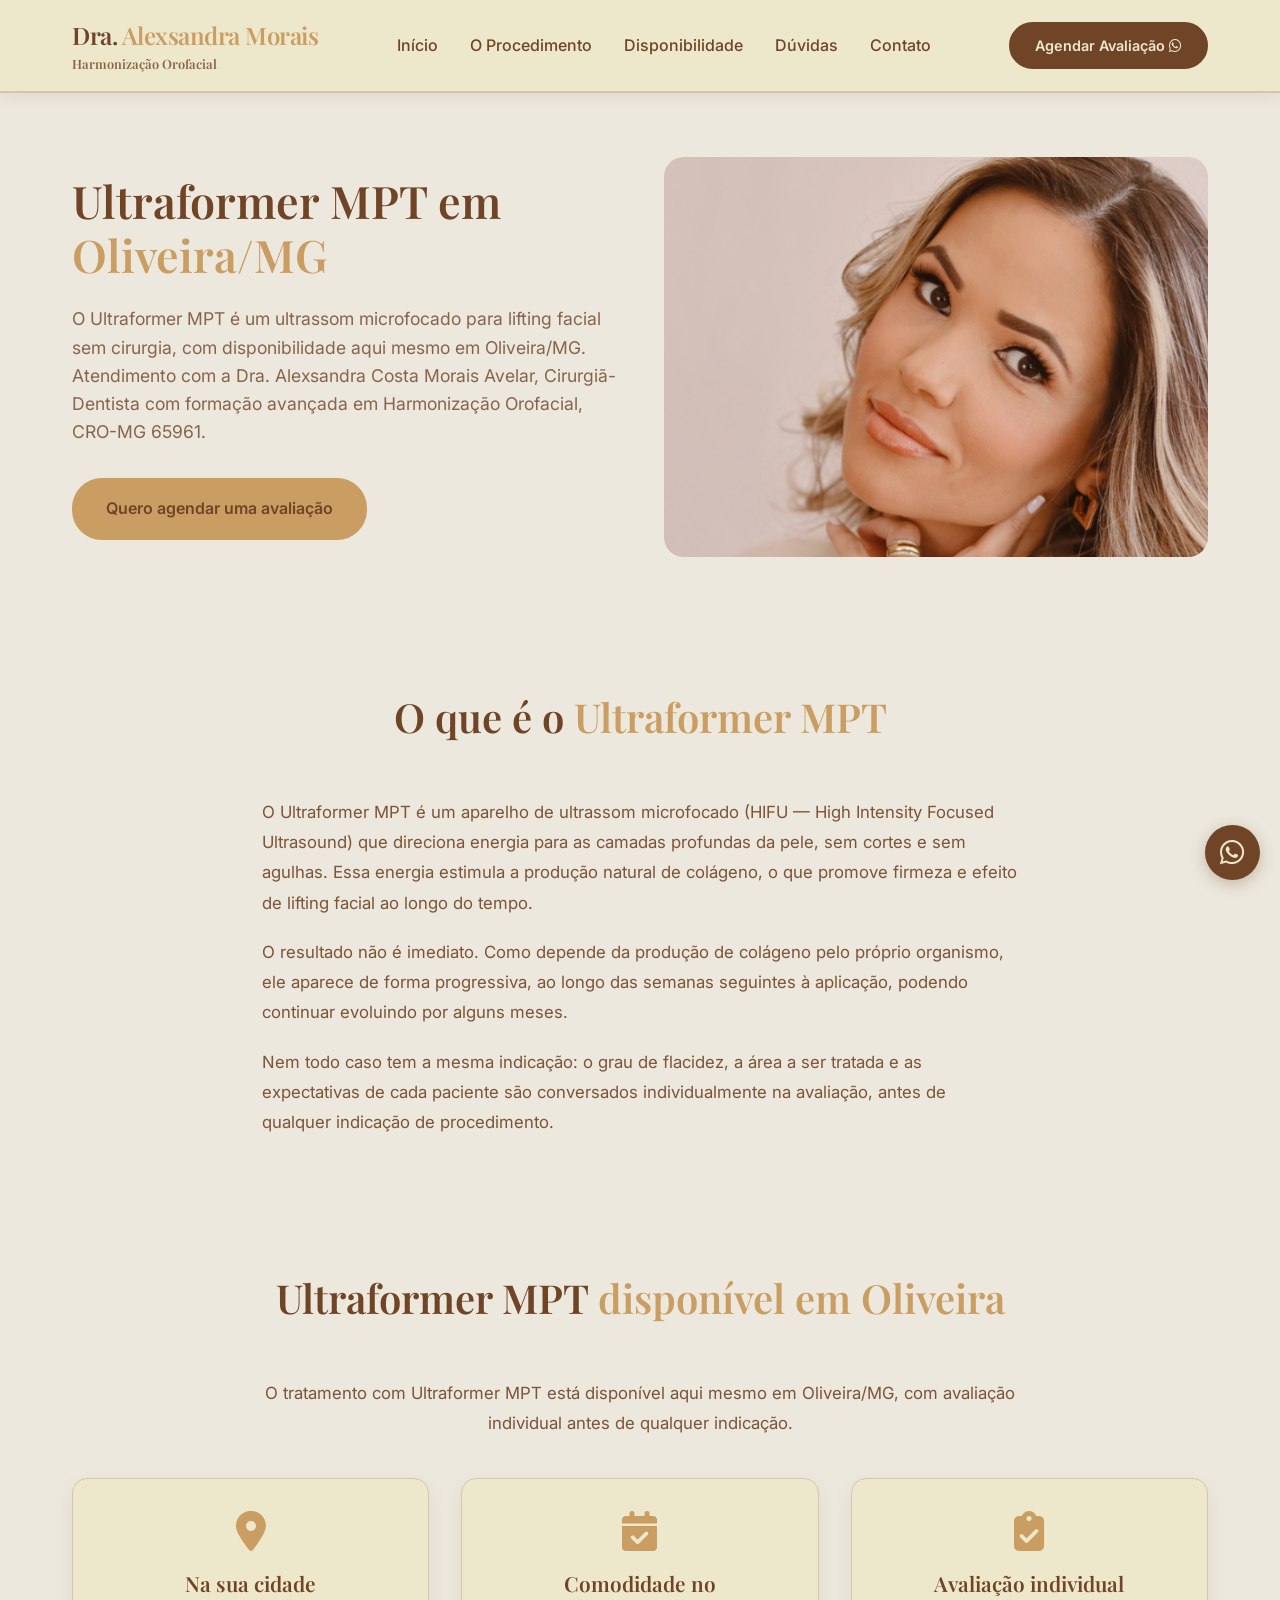
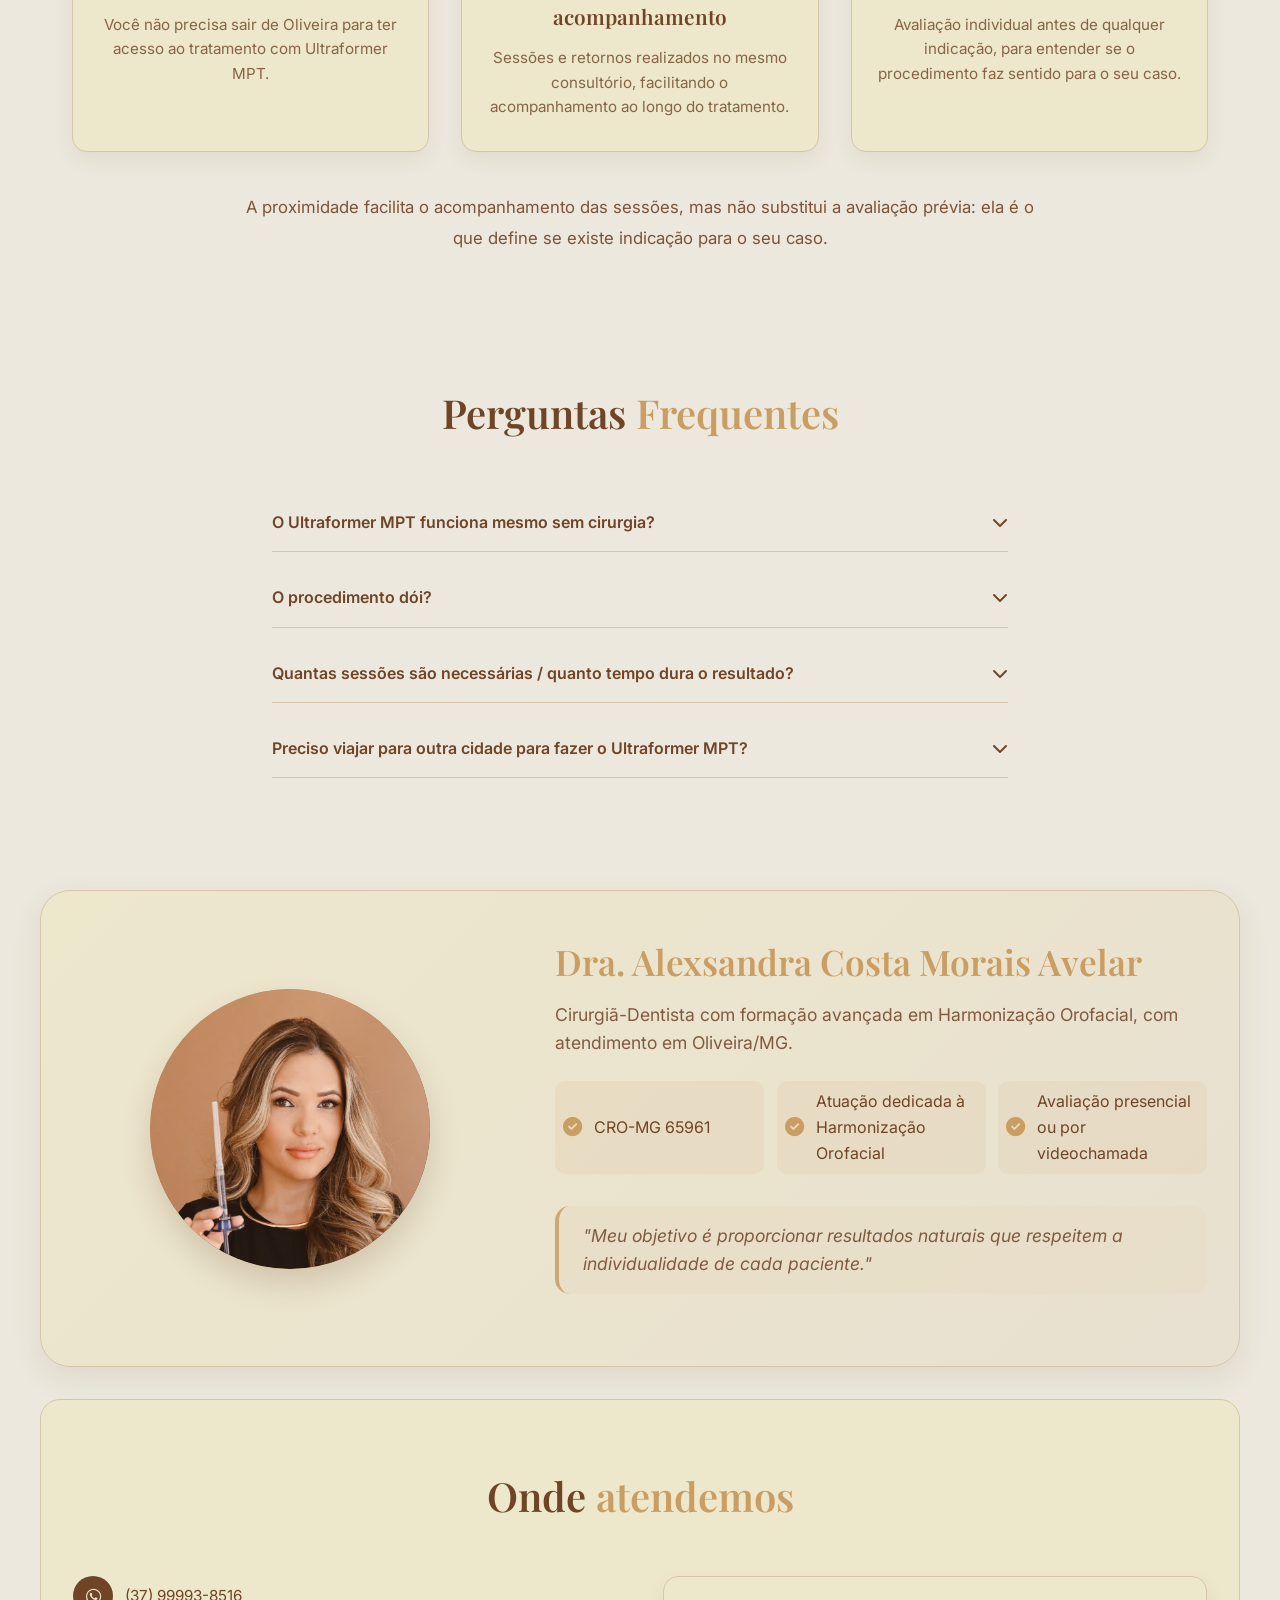
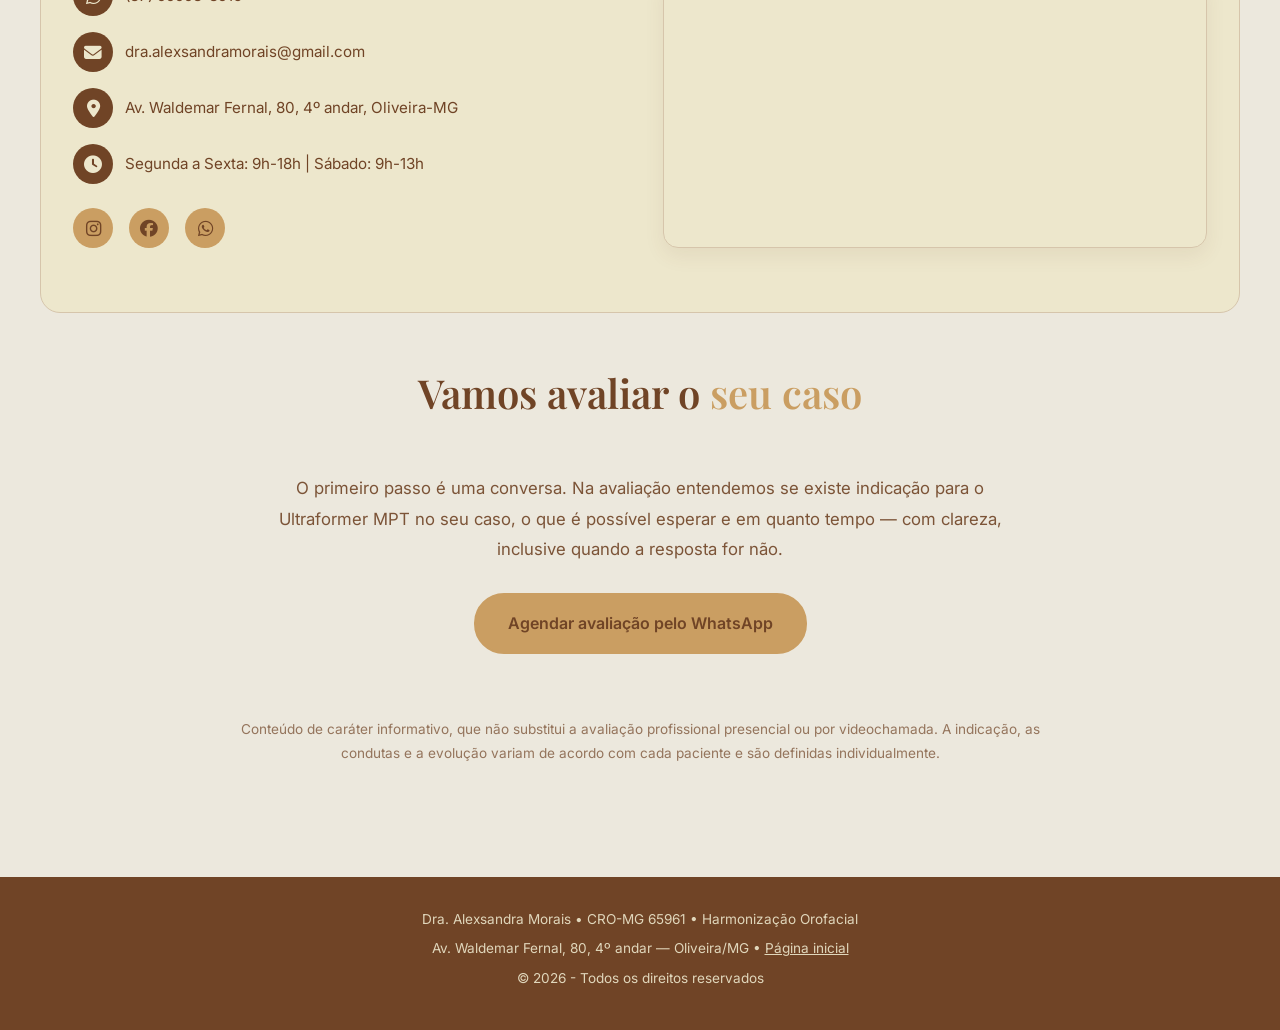
<file: ultraformer-mpt-oliveira.html>
<!DOCTYPE html>
<html lang="pt-BR">

<head>
    <meta charset="UTF-8">
    <meta name="viewport" content="width=device-width, initial-scale=1.0">
    <title>Ultraformer MPT em Oliveira/MG | Dra. Alexsandra Morais</title>
    <meta name="description"
        content="Ultraformer MPT em Oliveira/MG: ultrassom microfocado para lifting facial sem cirurgia. Agende sua avaliação com a Dra. Alexsandra Morais, CRO-MG 65961.">
    <link rel="canonical" href="https://www.draalexsandramorais.com.br/ultraformer-mpt-oliveira.html">

    <!-- Favicon -->
    <link rel="icon" type="image/svg+xml" href="favicon.svg">

    <!-- Open Graph (prévia ao compartilhar no WhatsApp/Instagram) -->
    <meta property="og:type" content="website">
    <meta property="og:title" content="Ultraformer MPT em Oliveira/MG | Dra. Alexsandra Morais">
    <meta property="og:description"
        content="Ultrassom microfocado para lifting facial sem cirurgia, disponível aqui em Oliveira/MG. Agende sua avaliação. CRO-MG 65961.">
    <meta property="og:image"
        content="https://www.draalexsandramorais.com.br/imagens/dra-alexsandra-principal.jpg">
    <meta property="og:url" content="https://www.draalexsandramorais.com.br/ultraformer-mpt-oliveira.html">
    <meta property="og:locale" content="pt_BR">

    <link rel="stylesheet" href="style.css">
    <link rel="stylesheet" href="https://cdnjs.cloudflare.com/ajax/libs/font-awesome/6.4.0/css/all.min.css">
    <link
        href="https://fonts.googleapis.com/css2?family=Poppins:wght@300;400;500;600;700&family=Playfair+Display:wght@400;500;600&display=swap"
        rel="stylesheet">

    <!-- Google tag (gtag.js) - GA4 -->
    <script async src="https://www.googletagmanager.com/gtag/js?id=G-QD70VLMWGX"></script>
    <script>
        window.dataLayer = window.dataLayer || [];
        function gtag() { dataLayer.push(arguments); }
        gtag('js', new Date());
        gtag('config', 'G-QD70VLMWGX');
    </script>
    <!-- End Google tag -->

    <!-- Meta Pixel Code -->
    <script>
        !function (f, b, e, v, n, t, s) {
            if (f.fbq) return; n = f.fbq = function () {
                n.callMethod ?
                    n.callMethod.apply(n, arguments) : n.queue.push(arguments)
            };
            if (!f._fbq) f._fbq = n; n.push = n; n.loaded = !0; n.version = '2.0';
            n.queue = []; t = b.createElement(e); t.async = !0;
            t.src = v; s = b.getElementsByTagName(e)[0];
            s.parentNode.insertBefore(t, s)
        }(window, document, 'script',
            'https://connect.facebook.net/en_US/fbevents.js');
        fbq('init', '1679340406732759');
        fbq('track', 'PageView');
        fbq('track', 'ViewContent', { content_name: 'LP Ultraformer MPT' });
    </script>
    <noscript><img height="1" width="1" style="display:none"
            src="https://www.facebook.com/tr?id=1679340406732759&ev=PageView&noscript=1" /></noscript>
    <!-- End Meta Pixel Code -->

    <!-- Dados estruturados schema.org -->
    <script type="application/ld+json">
    {
      "@context": "https://schema.org",
      "@graph": [
        {
          "@type": "Dentist",
          "@id": "https://www.draalexsandramorais.com.br/#clinica",
          "name": "Morais Estética Avançada - Dra. Alexsandra Morais",
          "description": "Consultório de Harmonização Orofacial em Oliveira/MG, sob responsabilidade da Dra. Alexsandra Costa Morais Avelar, Cirurgiã-Dentista com formação avançada em Harmonização Orofacial (CRO-MG 65961).",
          "url": "https://www.draalexsandramorais.com.br/",
          "image": "https://www.draalexsandramorais.com.br/imagens/dra-alexsandra-principal.jpg",
          "telephone": "+55-37-99993-8516",
          "email": "dra.alexsandramorais@gmail.com",
          "priceRange": "$$",
          "address": {
            "@type": "PostalAddress",
            "streetAddress": "Av. Waldemar Fernal, 80, Sala 401, 4º andar",
            "addressLocality": "Oliveira",
            "addressRegion": "MG",
            "postalCode": "35540-000",
            "addressCountry": "BR"
          },
          "openingHoursSpecification": [
            {
              "@type": "OpeningHoursSpecification",
              "dayOfWeek": ["Monday", "Tuesday", "Wednesday", "Thursday", "Friday"],
              "opens": "09:00",
              "closes": "18:00"
            },
            {
              "@type": "OpeningHoursSpecification",
              "dayOfWeek": "Saturday",
              "opens": "09:00",
              "closes": "13:00"
            }
          ],
          "areaServed": {
            "@type": "City",
            "name": "Oliveira",
            "addressRegion": "MG"
          },
          "sameAs": [
            "https://www.instagram.com/dra.alexsandramorais/",
            "https://www.facebook.com/dra.alexsandramorais"
          ]
        },
        {
          "@type": "MedicalProcedure",
          "@id": "https://www.draalexsandramorais.com.br/ultraformer-mpt-oliveira.html#procedimento",
          "name": "Ultraformer MPT",
          "alternateName": ["Ultrassom microfocado facial", "HIFU"],
          "url": "https://www.draalexsandramorais.com.br/ultraformer-mpt-oliveira.html",
          "procedureType": "https://health-lifesci.schema.org/NoninvasiveProcedure",
          "bodyLocation": "Face",
          "howPerformed": "Aplicação de ultrassom microfocado (HIFU) nas camadas profundas da pele, sem cortes, sem agulhas e sem necessidade de anestesia geral.",
          "preparation": "Avaliação individual prévia, presencial em Oliveira/MG, para verificar a indicação de cada caso.",
          "provider": {
            "@id": "https://www.draalexsandramorais.com.br/#clinica"
          }
        },
        {
          "@type": "FAQPage",
          "@id": "https://www.draalexsandramorais.com.br/ultraformer-mpt-oliveira.html#faq",
          "mainEntity": [
            {
              "@type": "Question",
              "name": "O Ultraformer MPT funciona mesmo sem cirurgia?",
              "acceptedAnswer": {
                "@type": "Answer",
                "text": "Sim, é um procedimento não cirúrgico. O aparelho emite ultrassom microfocado (HIFU) que atinge as camadas profundas da pele e estimula a produção natural de colágeno, promovendo firmeza e efeito de lifting ao longo do tempo. A indicação e o resultado esperado para cada caso são definidos na avaliação."
              }
            },
            {
              "@type": "Question",
              "name": "O procedimento dói?",
              "acceptedAnswer": {
                "@type": "Answer",
                "text": "É comum sentir calor localizado e algum grau de sensibilidade durante a aplicação, principalmente em áreas com menor cobertura de tecido, como sobre o osso da mandíbula. A intensidade é ajustada durante a sessão, e a percepção de desconforto varia de pessoa para pessoa — isso é conversado individualmente na avaliação."
              }
            },
            {
              "@type": "Question",
              "name": "Quantas sessões são necessárias e quanto tempo dura o resultado?",
              "acceptedAnswer": {
                "@type": "Answer",
                "text": "Isso depende do que é identificado na avaliação: grau de flacidez, área tratada e resposta individual da pele. O resultado é progressivo, aparece ao longo das semanas seguintes conforme o colágeno é produzido, e não existe número de sessões ou duração que sirva de referência única para todos os casos."
              }
            },
            {
              "@type": "Question",
              "name": "Preciso viajar para outra cidade para fazer o Ultraformer MPT?",
              "acceptedAnswer": {
                "@type": "Answer",
                "text": "Não. O tratamento com Ultraformer MPT está disponível aqui mesmo em Oliveira, o que facilita o acompanhamento das sessões e dos retornos ao longo do tratamento. A indicação, no entanto, é sempre definida individualmente, na avaliação."
              }
            }
          ]
        },
        {
          "@type": "BreadcrumbList",
          "itemListElement": [
            {
              "@type": "ListItem",
              "position": 1,
              "name": "Início",
              "item": "https://www.draalexsandramorais.com.br/"
            },
            {
              "@type": "ListItem",
              "position": 2,
              "name": "Ultraformer MPT em Oliveira/MG",
              "item": "https://www.draalexsandramorais.com.br/ultraformer-mpt-oliveira.html"
            }
          ]
        }
      ]
    }
    </script>
</head>

<body>
    <!-- WhatsApp Float -->
    <a href="https://wa.me/553799938516?text=[LP-Ultraformer] Olá! Gostaria de agendar uma avaliação sobre Ultraformer MPT"
        class="whatsapp-float" target="_blank" rel="noopener" aria-label="Falar no WhatsApp">
        <i class="fab fa-whatsapp"></i>
    </a>

    <!-- Header -->
    <header>
        <nav class="navbar">
            <div class="logo">
                <div class="logo-name">Dra. <span>Alexsandra Morais</span></div>
                <p>Harmonização Orofacial</p>
            </div>
            <ul class="nav-menu">
                <li><a href="index.html">Início</a></li>
                <li><a href="#o-procedimento">O Procedimento</a></li>
                <li><a href="#diferencial">Disponibilidade</a></li>
                <li><a href="#duvidas">Dúvidas</a></li>
                <li><a href="#contato">Contato</a></li>
            </ul>
            <a href="https://wa.me/553799938516?text=[LP-Ultraformer] Olá! Gostaria de agendar uma avaliação sobre Ultraformer MPT"
                class="cta-button" target="_blank" rel="noopener">Agendar Avaliação <i style="font-size: 0.9rem;"
                    class="fab fa-whatsapp"></i></a>
        </nav>
    </header>

    <!-- Hero -->
    <section id="home" class="hero">
        <div class="hero-content">
            <h1>Ultraformer MPT em <span class="highlight">Oliveira/MG</span></h1>
            <p>O Ultraformer MPT é um ultrassom microfocado para lifting facial sem cirurgia, com disponibilidade
                aqui mesmo em Oliveira/MG. Atendimento com a Dra. Alexsandra Costa Morais Avelar, Cirurgiã-Dentista
                com formação avançada em Harmonização Orofacial, CRO-MG 65961.</p>
            <a href="https://wa.me/553799938516?text=[LP-Ultraformer] Olá! Gostaria de agendar uma avaliação sobre Ultraformer MPT"
                class="hero-button" target="_blank" rel="noopener">Quero agendar uma avaliação</a>
        </div>
        <div class="professional-photo-container">
            <img src="imagens/dra-alexsandra-principal.jpg"
                alt="Dra. Alexsandra Morais, Cirurgiã-Dentista em Oliveira/MG" class="main-photo">
        </div>
    </section>

    <!-- O que é o procedimento -->
    <section id="o-procedimento" class="lp-text">
        <h2 class="section-title">O que é o <span class="highlight">Ultraformer MPT</span></h2>
        <p>O Ultraformer MPT é um aparelho de ultrassom microfocado (HIFU — High Intensity Focused Ultrasound) que
            direciona energia para as camadas profundas da pele, sem cortes e sem agulhas. Essa energia estimula a
            produção natural de colágeno, o que promove firmeza e efeito de lifting facial ao longo do tempo.</p>
        <p>O resultado não é imediato. Como depende da produção de colágeno pelo próprio organismo, ele aparece de
            forma progressiva, ao longo das semanas seguintes à aplicação, podendo continuar evoluindo por alguns
            meses.</p>
        <p>Nem todo caso tem a mesma indicação: o grau de flacidez, a área a ser tratada e as expectativas de cada
            paciente são conversados individualmente na avaliação, antes de qualquer indicação de procedimento.</p>
    </section>

    <!-- Disponibilidade em Oliveira -->
    <section id="diferencial" class="procedures">
        <h2 class="section-title">Ultraformer MPT <span class="highlight">disponível em Oliveira</span></h2>
        <p class="lp-intro">O tratamento com Ultraformer MPT está disponível aqui mesmo em Oliveira/MG, com
            avaliação individual antes de qualquer indicação.</p>
        <div class="procedures-grid">
            <div class="procedure-card">
                <i class="fas fa-map-marker-alt"></i>
                <h3>Na sua cidade</h3>
                <p>Você não precisa sair de Oliveira para ter acesso ao tratamento com Ultraformer MPT.</p>
            </div>
            <div class="procedure-card">
                <i class="fas fa-calendar-check"></i>
                <h3>Comodidade no acompanhamento</h3>
                <p>Sessões e retornos realizados no mesmo consultório, facilitando o acompanhamento ao longo do
                    tratamento.</p>
            </div>
            <div class="procedure-card">
                <i class="fas fa-clipboard-check"></i>
                <h3>Avaliação individual</h3>
                <p>Avaliação individual antes de qualquer indicação, para entender se o procedimento faz sentido
                    para o seu caso.</p>
            </div>
        </div>
        <p class="lp-intro" style="margin-top: 2.5rem; margin-bottom: 0;">A proximidade facilita o acompanhamento das
            sessões, mas não substitui a avaliação prévia: ela é o que define se existe indicação para o seu caso.</p>
    </section>

    <!-- FAQ -->
    <section id="duvidas" class="faq">
        <h2 class="section-title">Perguntas <span class="highlight">Frequentes</span></h2>
        <div class="faq-container">
            <div class="faq-item">
                <button class="faq-question">O Ultraformer MPT funciona mesmo sem cirurgia? <i
                        class="fas fa-chevron-down"></i></button>
                <div class="faq-answer">
                    <p>Sim, é um procedimento não cirúrgico. O aparelho emite ultrassom microfocado (HIFU) que atinge
                        as camadas profundas da pele e estimula a produção natural de colágeno, promovendo firmeza e
                        efeito de lifting ao longo do tempo. A indicação e o resultado esperado para cada caso são
                        definidos na avaliação.</p>
                </div>
            </div>
            <div class="faq-item">
                <button class="faq-question">O procedimento dói? <i class="fas fa-chevron-down"></i></button>
                <div class="faq-answer">
                    <p>É comum sentir calor localizado e algum grau de sensibilidade durante a aplicação,
                        principalmente em áreas com menor cobertura de tecido, como sobre o osso da mandíbula. A
                        intensidade é ajustada durante a sessão, e a percepção de desconforto varia de pessoa para
                        pessoa — isso é conversado individualmente na avaliação.</p>
                </div>
            </div>
            <div class="faq-item">
                <button class="faq-question">Quantas sessões são necessárias / quanto tempo dura o resultado? <i
                        class="fas fa-chevron-down"></i></button>
                <div class="faq-answer">
                    <p>Isso depende do que é identificado na avaliação: grau de flacidez, área tratada e resposta
                        individual da pele. O resultado é progressivo, aparece ao longo das semanas seguintes
                        conforme o colágeno é produzido, e não existe número de sessões ou duração que sirva de
                        referência única para todos os casos.</p>
                </div>
            </div>
            <div class="faq-item">
                <button class="faq-question">Preciso viajar para outra cidade para fazer o Ultraformer MPT? <i
                        class="fas fa-chevron-down"></i></button>
                <div class="faq-answer">
                    <p>Não. O tratamento com Ultraformer MPT está disponível aqui mesmo em Oliveira, o que facilita
                        o acompanhamento das sessões e dos retornos ao longo do tratamento. A indicação, no entanto,
                        é sempre definida individualmente, na avaliação.</p>
                </div>
            </div>
        </div>
    </section>

    <!-- Sobre a profissional -->
    <section id="sobre" class="about">
        <div class="about-image">
            <div class="image-placeholder">
                <img src="imagens/foto_secao_perfil.jpeg" alt="Dra. Alexsandra Costa Morais Avelar, CRO-MG 65961"
                    class="about-photo">
            </div>
        </div>
        <div class="about-content">
            <h2><span class="highlight">Dra. Alexsandra Costa Morais Avelar</span></h2>
            <p>Cirurgiã-Dentista com formação avançada em Harmonização Orofacial, com atendimento em Oliveira/MG.</p>
            <ul class="qualifications">
                <li><i class="fas fa-check-circle"></i> CRO-MG 65961</li>
                <li><i class="fas fa-check-circle"></i> Atuação dedicada à Harmonização Orofacial</li>
                <li><i class="fas fa-check-circle"></i> Avaliação presencial ou por videochamada</li>
            </ul>
            <p class="philosophy">"Meu objetivo é proporcionar resultados naturais que respeitem a individualidade de
                cada paciente."</p>
        </div>
    </section>

    <!-- Localização e contato -->
    <section id="contato" class="contact">
        <h2 class="section-title">Onde <span class="highlight">atendemos</span></h2>
        <div class="contact-container">
            <div class="contact-info">
                <p><i class="fab fa-whatsapp"></i> <a
                        href="https://wa.me/553799938516?text=[LP-Ultraformer] Olá! Gostaria de agendar uma avaliação sobre Ultraformer MPT"
                        target="_blank" rel="noopener">(37) 99993-8516</a></p>
                <p><i class="fas fa-envelope"></i> dra.alexsandramorais@gmail.com</p>
                <p><i class="fas fa-map-marker-alt"></i> Av. Waldemar Fernal, 80, 4º andar, Oliveira-MG</p>
                <p><i class="fas fa-clock"></i> Segunda a Sexta: 9h-18h | Sábado: 9h-13h</p>
                <div class="social-icons">
                    <a href="https://www.instagram.com/dra.alexsandramorais/" target="_blank" rel="noopener"
                        aria-label="Instagram"><i class="fab fa-instagram"></i></a>
                    <a href="https://www.facebook.com/dra.alexsandramorais" target="_blank" rel="noopener"
                        aria-label="Facebook"><i class="fab fa-facebook"></i></a>
                    <a href="https://wa.me/553799938516?text=[LP-Ultraformer] Olá! Gostaria de agendar uma avaliação sobre Ultraformer MPT"
                        target="_blank" rel="noopener" aria-label="WhatsApp"><i class="fab fa-whatsapp"></i></a>
                </div>
            </div>
            <div class="contact-map">
                <iframe
                    src="https://www.google.com/maps?q=Av.%20Valdemar%20Fernal,%2080,%20Oliveira%20-%20MG&output=embed"
                    title="Localização do consultório - Av. Waldemar Fernal, 80, Oliveira-MG" loading="lazy"
                    allowfullscreen referrerpolicy="no-referrer-when-downgrade"></iframe>
            </div>
        </div>
    </section>

    <!-- CTA final -->
    <section class="lp-cta-final">
        <h2 class="section-title">Vamos avaliar o <span class="highlight">seu caso</span></h2>
        <p>O primeiro passo é uma conversa. Na avaliação entendemos se existe indicação para o Ultraformer MPT no seu
            caso, o que é possível esperar e em quanto tempo — com clareza, inclusive quando a resposta for não.</p>
        <a href="https://wa.me/553799938516?text=[LP-Ultraformer] Olá! Gostaria de agendar uma avaliação sobre Ultraformer MPT"
            class="hero-button" target="_blank" rel="noopener">Agendar avaliação pelo WhatsApp</a>
    </section>

    <p class="lp-disclaimer">Conteúdo de caráter informativo, que não substitui a avaliação profissional presencial ou
        por videochamada. A indicação, as condutas e a evolução variam de acordo com cada paciente e são definidas
        individualmente.</p>

    <!-- Footer -->
    <footer>
        <p>Dra. Alexsandra Morais • CRO-MG 65961 • Harmonização Orofacial</p>
        <p>Av. Waldemar Fernal, 80, 4º andar — Oliveira/MG • <a href="index.html"
                style="color: inherit;">Página inicial</a></p>
        <p>© 2026 - Todos os direitos reservados</p>
    </footer>

    <script src="script.js"></script>
</body>

</html>
</file>
<file: style.css>
/* style.css - Opção 1 (Design Moderno com Cards Interativos) - CORRIGIDO */
@import url('https://fonts.googleapis.com/css2?family=Inter:wght@300;400;500;600&family=Playfair+Display:wght@400;500;600;700&display=swap');

* {
    margin: 0;
    padding: 0;
    box-sizing: border-box;
}

body {
    font-family: 'Inter', -apple-system, BlinkMacSystemFont, 'Segoe UI', Roboto, sans-serif;
    line-height: 1.6;
    color: #704426;
    overflow-x: hidden;
    background-color: #ECE8DD;
}

h1, h2, h3, .section-title, .logo {
    font-family: 'Playfair Display', Georgia, serif;
    font-weight: 600;
}

.highlight {
    color: #CA9E62;
}

/* WhatsApp Float */
.whatsapp-float {
    position: fixed;
    bottom: 20px;
    right: 20px;
    background-color: #704426;
    color: #EDE7CC;
    width: 55px;
    height: 55px;
    border-radius: 50%;
    display: flex;
    align-items: center;
    justify-content: center;
    font-size: 28px;
    z-index: 1000;
    box-shadow: 0 4px 15px rgba(112, 68, 38, 0.3);
    transition: all 0.3s;
    text-decoration: none;
}

.whatsapp-float:hover {
    background-color: #CA9E62;
    color: #704426;
    transform: scale(1.1);
}

/* Header */
header {
    background-color: #EDE7CC;
    box-shadow: 0 2px 15px rgba(112, 68, 38, 0.1);
    position: sticky;
    top: 0;
    z-index: 999;
    border-bottom: 2px solid #D6C5AB;
}

.navbar {
    max-width: 1200px;
    margin: 0 auto;
    padding: 1rem 2rem;
    display: flex;
    justify-content: space-between;
    align-items: center;
    flex-wrap: wrap;
}

.logo h1,
.logo .logo-name {
    font-family: 'Playfair Display', serif;
    font-size: 1.5rem;
    color: #704426;
    letter-spacing: -0.5px;
}

.logo span {
    color: #CA9E62;
}

.logo p {
    font-size: 0.8rem;
    color: #704426;
    opacity: 0.8;
}

.hamburger {
    display: none;
    background: none;
    border: none;
    font-size: 1.8rem;
    color: #704426;
    cursor: pointer;
    padding: 0.5rem;
}

.nav-menu {
    display: flex;
    list-style: none;
    gap: 2rem;
    transition: all 0.3s ease;
}

.nav-menu a {
    text-decoration: none;
    color: #704426;
    font-weight: 500;
    transition: color 0.3s;
    position: relative;
    padding: 5px 0;
}

.nav-menu a:hover {
    color: #CA9E62;
}

.nav-menu a::after {
    content: '';
    position: absolute;
    bottom: 0;
    left: 0;
    width: 0;
    height: 2px;
    background-color: #CA9E62;
    transition: width 0.3s;
}

.nav-menu a:hover::after {
    width: 100%;
}

.cta-button {
    background-color: #704426;
    color: #EDE7CC;
    padding: 0.6rem 1.5rem;
    border-radius: 30px;
    text-decoration: none;
    font-weight: 600;
    transition: all 0.3s;
    border: 2px solid #704426;
    font-family: 'Inter', sans-serif;
    font-size: 0.9rem;
    white-space: nowrap;
}

.cta-button:hover {
    background-color: #EDE7CC;
    color: #704426;
    transform: translateY(-2px);
    box-shadow: 0 5px 15px rgba(112, 68, 38, 0.2);
}

/* Hero Section */
.hero {
    max-width: 1200px;
    margin: 0 auto;
    padding: 4rem 2rem;
    display: flex;
    align-items: center;
    gap: 3rem;
    min-height: auto;
}

.hero-content {
    flex: 1;
}

.hero-content h2,
.hero-content h1 {
    font-family: 'Playfair Display', serif;
    font-size: 2.8rem;
    margin-bottom: 1.5rem;
    line-height: 1.2;
    color: #704426;
}

.hero-content p {
    font-size: 1.1rem;
    color: #704426;
    opacity: 0.8;
    margin-bottom: 2rem;
}

.hero-button {
    display: inline-block;
    background-color: #CA9E62;
    color: #704426;
    padding: 1rem 2rem;
    border-radius: 30px;
    text-decoration: none;
    font-weight: 600;
    font-size: 1rem;
    transition: all 0.3s;
    border: 2px solid #CA9E62;
    font-family: 'Inter', sans-serif;
    text-align: center;
}

.hero-button:hover {
    background-color: #704426;
    color: #EDE7CC;
    transform: translateY(-3px);
    box-shadow: 0 10px 25px rgba(202, 158, 98, 0.3);
}

.professional-photo-container {
    flex: 1;
    position: relative;
    width: 100%;
    height: 400px;
    border-radius: 20px;
    overflow: hidden;
}

.main-photo {
    width: 100%;
    height: 100%;
    object-fit: cover;
    object-position: center 30%;
    transition: transform 0.5s ease;
}

.main-photo:hover {
    transform: scale(1.03);
}

/* About Section - Opção 1 (Moderno) - CORRIGIDO */
.about {
    max-width: 1200px;
    margin: 2rem auto;
    padding: 3rem 2rem;
    display: flex;
    gap: 3rem;
    align-items: center;
    background: linear-gradient(135deg, #EDE7CC 0%, #E8E0D0 100%);
    border-radius: 30px;
    border: 1px solid #D6C5AB;
    box-shadow: 0 10px 30px rgba(112, 68, 38, 0.1);
}

.about-image {
    flex: 1;
    display: flex;
    justify-content: center;
    align-items: center;
}

.about-image .image-placeholder {
    width: 100%;
    max-width: 280px;
    height: 280px;
    background: linear-gradient(135deg, #CA9E62 0%, #704426 100%);
    border-radius: 50%;
    overflow: hidden;
    display: flex;
    flex-direction: column;
    align-items: center;
    justify-content: center;
    color: #EDE7CC;
    box-shadow: 0 15px 30px rgba(112, 68, 38, 0.2);
    transition: transform 0.3s ease;
}

.about-image .image-placeholder:hover {
    transform: scale(1.05);
}

.about-image .image-placeholder i {
    font-size: 5rem;
}

.about-photo {
    width: 100%;
    height: 100%;
    object-fit: cover;
    object-position: center 25%;
    border-radius: 50%;
}

.about-content {
    flex: 1.5;
}

.about-content h2 {
    font-family: 'Playfair Display', serif;
    font-size: 2.2rem;
    margin-bottom: 1rem;
    color: #704426;
    line-height: 1.3;
}

.about-content > p {
    font-size: 1.1rem;
    color: #704426;
    opacity: 0.85;
    margin-bottom: 1.5rem;
    line-height: 1.6;
}

.qualifications {
    list-style: none;
    margin: 1.5rem 0;
    display: grid;
    grid-template-columns: repeat(auto-fit, minmax(200px, 1fr));
    gap: 0.8rem;
}

.qualifications li {
    margin-bottom: 0.5rem;
    display: flex;
    align-items: center;
    color: #704426;
    font-size: 1rem;
    padding: 0.5rem;
    background: rgba(202, 158, 98, 0.1);
    border-radius: 10px;
    transition: all 0.3s;
}

.qualifications li:hover {
    background: rgba(202, 158, 98, 0.2);
    transform: translateX(5px);
}

.qualifications i {
    color: #CA9E62;
    margin-right: 12px;
    font-size: 1.2rem;
    flex-shrink: 0;
}

.philosophy {
    font-style: italic;
    color: #704426;
    border-left: 4px solid #CA9E62;
    padding-left: 1.5rem;
    margin-top: 1.5rem;
    font-size: 1.1rem;
    line-height: 1.6;
    background: rgba(202, 158, 98, 0.05);
    padding: 1rem 1.5rem;
    border-radius: 15px;
}

/* Procedures */
.procedures {
    max-width: 1200px;
    margin: 0 auto;
    padding: 4rem 2rem;
}

.section-title {
    font-family: 'Playfair Display', serif;
    font-size: 2.5rem;
    text-align: center;
    margin-bottom: 3rem;
    color: #704426;
}

.procedures-grid {
    display: grid;
    grid-template-columns: repeat(auto-fit, minmax(300px, 1fr));
    gap: 2rem;
}

.procedure-card {
    background: #EDE7CC;
    padding: 2rem 1.5rem;
    border-radius: 15px;
    box-shadow: 0 8px 20px rgba(112, 68, 38, 0.08);
    text-align: center;
    transition: all 0.3s;
    border: 1px solid #D6C5AB;
}

.procedure-card:hover {
    transform: translateY(-10px);
    box-shadow: 0 15px 30px rgba(112, 68, 38, 0.15);
    background-color: #ECE8DD;
}

.procedure-card i {
    font-size: 2.5rem;
    color: #CA9E62;
    margin-bottom: 1rem;
}

.procedure-card h3 {
    margin-bottom: 0.8rem;
    color: #704426;
    font-family: 'Playfair Display', serif;
    font-size: 1.3rem;
}

.procedure-card p {
    color: #704426;
    opacity: 0.8;
    line-height: 1.6;
    font-size: 0.95rem;
}

/* Gallery */
.gallery {
    max-width: 1200px;
    margin: 0 auto;
    padding: 4rem 2rem;
    background-color: #EDE7CC;
    border-radius: 20px;
    margin-top: 2rem;
}

.gallery-container {
    display: grid;
    grid-template-columns: repeat(auto-fit, minmax(280px, 1fr));
    gap: 2rem;
    margin-bottom: 2rem;
}

.gallery-item {
    background: #ECE8DD;
    border-radius: 15px;
    overflow: hidden;
    border: 1px solid #D6C5AB;
}

.before-after {
    height: 250px;
    background: linear-gradient(90deg, #D6C5AB 50%, #EDE7CC 50%);
    position: relative;
    display: flex;
    align-items: center;
    justify-content: center;
}

.before, .after {
    position: absolute;
    padding: 0.4rem 1.2rem;
    background: #704426;
    color: #EDE7CC;
    border-radius: 20px;
    font-weight: 600;
    font-family: 'Inter', sans-serif;
    font-size: 0.9rem;
}

.before {
    left: 15px;
    top: 15px;
}

.after {
    right: 15px;
    bottom: 15px;
    background-color: #CA9E62;
    color: #704426;
}

.gallery-item p {
    padding: 1rem;
    text-align: center;
    color: #704426;
}

.disclaimer {
    text-align: center;
    font-size: 0.85rem;
    opacity: 0.7;
    margin-top: 1rem;
}

/* FAQ */
.faq {
    max-width: 800px;
    margin: 0 auto;
    padding: 4rem 2rem;
}

.faq-container {
    margin-top: 2rem;
}

.faq-item {
    margin-bottom: 1rem;
    border-bottom: 1px solid #D6C5AB;
}

.faq-question {
    width: 100%;
    padding: 1.2rem 0;
    background: none;
    border: none;
    text-align: left;
    font-size: 1rem;
    font-weight: 600;
    cursor: pointer;
    display: flex;
    justify-content: space-between;
    align-items: center;
    color: #704426;
    font-family: 'Inter', sans-serif;
}

.faq-question:hover {
    color: #CA9E62;
}

.faq-answer {
    padding: 0 0 1.2rem 0;
    display: none;
    color: #704426;
    opacity: 0.9;
    line-height: 1.7;
    font-size: 0.95rem;
}

.faq-answer.active {
    display: block;
}

/* Contact */
.contact {
    max-width: 1200px;
    margin: 0 auto;
    padding: 4rem 2rem;
    background-color: #EDE7CC;
    border-radius: 20px;
    border: 1px solid #D6C5AB;
}

.contact-container {
    display: flex;
    gap: 3rem;
    margin-top: 2rem;
}

.contact-info {
    flex: 1;
    display: flex;
    flex-direction: column;
    justify-content: flex-start;
}

.contact-info p {
    margin-bottom: 1rem;
    display: flex;
    align-items: center;
    color: #704426;
    font-size: 0.95rem;
    flex-wrap: wrap;
    word-break: break-word;
}

.contact-info p i {
    display: inline-flex;
    align-items: center;
    justify-content: center;
    width: 40px;
    height: 40px;
    background-color: #704426;
    color: #EDE7CC;
    border-radius: 50%;
    margin-right: 12px;
    font-size: 1.1rem;
    flex-shrink: 0;
}

.contact-info p a {
    color: inherit;
    text-decoration: none;
    transition: color 0.3s;
}

.contact-info p a:hover {
    color: #CA9E62;
}

.social-icons {
    display: flex;
    gap: 1rem;
    margin-top: 0.5rem;
    flex-wrap: wrap;
}

.social-icons a {
    display: inline-flex;
    align-items: center;
    justify-content: center;
    width: 40px;
    height: 40px;
    background-color: #CA9E62;
    color: #704426;
    border-radius: 50%;
    text-decoration: none;
    transition: all 0.3s;
    font-size: 1.1rem;
}

.social-icons a:hover {
    background-color: #704426;
    color: #EDE7CC;
    transform: translateY(-3px);
}

.contact-form {
    flex: 1;
    display: flex;
    flex-direction: column;
    gap: 1rem;
}

.contact-map {
    flex: 1;
    min-height: 220px;
    border-radius: 15px;
    overflow: hidden;
    border: 1px solid #D6C5AB;
    box-shadow: 0 8px 20px rgba(112, 68, 38, 0.08);
}

.contact-map iframe {
    width: 100%;
    height: 100%;
    border: 0;
    display: block;
}

/* Footer */
footer {
    text-align: center;
    padding: 2rem;
    background-color: #704426;
    color: #EDE7CC;
    margin-top: 4rem;
}

footer p {
    margin-bottom: 0.5rem;
    font-size: 0.85rem;
    opacity: 0.9;
}

/* Responsividade - CORRIGIDO */
@media (max-width: 992px) {
    .hero-content h2,
.hero-content h1 {
        font-size: 2.2rem;
    }
    
    .section-title {
        font-size: 2.2rem;
    }
    
    .hero {
        flex-direction: column;
        text-align: center;
        gap: 2rem;
    }
    
    .hero-content p {
        margin-left: auto;
        margin-right: auto;
    }
    
    .professional-photo-container {
        max-width: 500px;
        margin: 0 auto;
    }
    
    .about {
        flex-direction: column;
        text-align: center;
        padding: 2rem 1.5rem;
        gap: 2rem;
    }
    
    .about-content h2 {
        text-align: center;
    }
    
    .about-content > p {
        text-align: center;
    }
    
    .qualifications {
        grid-template-columns: 1fr;
        max-width: 400px;
        margin-left: auto;
        margin-right: auto;
    }
    
    .qualifications li {
        justify-content: center;
    }
    
    .philosophy {
        text-align: center;
        border-left: none;
        border-top: 4px solid #CA9E62;
        padding: 1.5rem;
        max-width: 500px;
        margin-left: auto;
        margin-right: auto;
    }
}

@media (max-width: 768px) {
    .navbar {
        padding: 0.5rem 1rem;
        position: relative;
    }
    
    .hamburger {
        display: none;
    }

    .logo {
        order: 0;
        flex: 1;
    }

    .logo h1,
.logo .logo-name {
        font-size: 1.2rem;
    }

    .logo p {
        font-size: 0.7rem;
    }

    .cta-button {
        order: 1;
        padding: 0.45rem 0.9rem;
        font-size: 0.75rem;
    }

    .nav-menu {
        display: flex;
        flex-direction: row;
        flex-wrap: wrap;
        align-items: center;
        justify-content: space-between;
        gap: 0.25rem 0.5rem;
        order: 2;
        width: calc(100% + 2rem);
        margin: 0.4rem -1rem -0.5rem;
        padding: 0.4rem 1rem;
        background-color: rgba(112, 68, 38, 0.06);
        border-top: 1px solid #D6C5AB;
    }

    .nav-menu li {
        text-align: center;
        flex: 1;
    }

    .nav-menu a {
        display: block;
        padding: 0.2rem 0;
        font-size: 0.78rem;
        white-space: nowrap;
    }
    
    .hero {
        padding: 2rem 1rem;
    }
    
    .hero-content h2,
.hero-content h1 {
        font-size: 1.8rem;
    }
    
    .hero-content p {
        font-size: 1rem;
    }
    
    .hero-button {
        padding: 0.8rem 1.5rem;
        font-size: 0.9rem;
    }
    
    .professional-photo-container {
        height: 300px;
    }
    
    .section-title {
        font-size: 1.8rem;
        margin-bottom: 2rem;
    }
    
    .about, .procedures, .gallery, .contact, .faq, .lp-text {
        padding: 2rem 1rem;
    }
    
    .about {
        margin: 1rem;
        padding: 1.5rem;
        gap: 1.5rem;
    }
    
    .about-image .image-placeholder {
        display: none;
    }
    
    .about-image .image-placeholder i {
        display: none;
    }
    
    .about-content h2 {
        font-size: 1.6rem;
        text-align: center;
    }
    
    .about-content > p {
        font-size: 0.95rem;
        text-align: center;
    }
    
    /* CORREÇÃO: lista alinhada à esquerda no mobile */
    .qualifications {
        margin-left: 0;
        margin-right: 0;
        max-width: 100%;
        text-align: left;
    }
    
    .qualifications li {
        justify-content: flex-start;
        text-align: left;
        font-size: 0.9rem;
        padding: 0.4rem;
    }
    
    .philosophy {
        font-size: 0.95rem;
        padding: 1rem;
        text-align: left;
        border-left: 4px solid #CA9E62;
        border-top: none;
        margin-left: 0;
        margin-right: 0;
    }
    
    .procedures-grid {
        grid-template-columns: 1fr;
        gap: 1.5rem;
    }
    
    .procedure-card {
        padding: 1.5rem;
    }
    
    .contact-container {
        flex-direction: column;
        gap: 1.5rem;
    }

    .contact-map {
        min-height: 300px;
    }

    .contact-map iframe {
        height: 300px;
    }
    
    .contact-info {
        text-align: center;
    }
    
    .contact-info p {
        justify-content: flex-start;
        text-align: left;
        margin-bottom: 0.4rem;
        font-size: 0.8rem;
    }

    .contact-info p i {
        width: 34px;
        height: 34px;
        margin-right: 10px;
        font-size: 0.95rem;
    }
    
    .social-icons {
        justify-content: flex-start;
    }
    
    .gallery-container {
        grid-template-columns: 1fr;
    }
    
    .before-after {
        height: 220px;
    }
    
    .faq-question {
        font-size: 0.95rem;
        padding: 1rem 0;
    }

    .whatsapp-float {
        width: 50px;
        height: 50px;
        font-size: 25px;
        bottom: 15px;
        right: 15px;
    }
}

@media (max-width: 480px) {
    .hero-content h2,
.hero-content h1 {
        font-size: 1.5rem;
    }
    
    .section-title {
        font-size: 1.6rem;
    }

    .logo h1,
.logo .logo-name {
        font-size: 1.1rem;
    }
    
    .logo p {
        font-size: 0.7rem;
    }
    
    .cta-button {
        padding: 0.4rem 0.75rem;
        font-size: 0.7rem;
    }

    .nav-menu a {
        font-size: 0.72rem;
    }
    
    .professional-photo-container {
        height: 250px;
    }
    
    .about {
        margin: 0.5rem;
        padding: 1rem;
        border-radius: 20px;
    }
    
    .about-image .image-placeholder {
        max-width: 150px;
        height: 150px;
    }
    
    .about-image .image-placeholder i {
        font-size: 2.5rem;
    }
    
    .about-content h2 {
        font-size: 1.3rem;
    }
    
    .about-content > p {
        font-size: 0.85rem;
    }
    
    .qualifications li {
        font-size: 0.8rem;
        padding: 0.3rem;
    }
    
    .qualifications i {
        font-size: 0.9rem;
    }
    
    .philosophy {
        font-size: 0.85rem;
        padding: 0.8rem;
    }
    
    .procedure-card h3 {
        font-size: 1.2rem;
    }
    
    .procedure-card p {
        font-size: 0.9rem;
    }
    
    .contact-info h3 {
        font-size: 1.4rem;
    }
    
    .before, .after {
        padding: 0.3rem 1rem;
        font-size: 0.8rem;
    }
}

/* Animações */
@keyframes fadeInUp {
    from {
        opacity: 0;
        transform: translateY(20px);
    }
    to {
        opacity: 1;
        transform: translateY(0);
    }
}

.hero, .about, .procedures, .gallery, .faq, .contact, .lp-text {
    animation: fadeInUp 0.8s ease-out;
}
/* ===== Landing Page - Lipo de Papada ===== */
.lp-text {
    max-width: 820px;
    margin: 0 auto;
    padding: 4rem 2rem;
}

.lp-text p {
    color: #704426;
    opacity: 0.9;
    line-height: 1.8;
    font-size: 1.05rem;
    margin-bottom: 1.2rem;
}

.lp-text p:last-child {
    margin-bottom: 0;
}

.lp-intro {
    max-width: 820px;
    margin: 0 auto 2.5rem;
    text-align: center;
    color: #704426;
    opacity: 0.9;
    line-height: 1.8;
    font-size: 1.05rem;
}

.lp-cta-final {
    max-width: 820px;
    margin: 0 auto;
    padding: 3rem 2rem 4rem;
    text-align: center;
}

.lp-cta-final p {
    color: #704426;
    opacity: 0.9;
    line-height: 1.8;
    font-size: 1.05rem;
    margin-bottom: 1.8rem;
}

.lp-disclaimer {
    max-width: 900px;
    margin: 0 auto;
    padding: 0 2rem 3rem;
    text-align: center;
    font-size: 0.85rem;
    color: #704426;
    opacity: 0.7;
    line-height: 1.7;
}

@media (max-width: 768px) {
    .lp-text p,
    .lp-intro,
    .lp-cta-final p {
        font-size: 0.95rem;
    }

    .lp-intro {
        text-align: left;
        padding: 0 1rem;
    }

    .lp-cta-final {
        padding: 2rem 1rem 3rem;
    }

    .lp-disclaimer {
        padding: 0 1rem 2rem;
        font-size: 0.78rem;
        text-align: left;
    }
}
</file>
